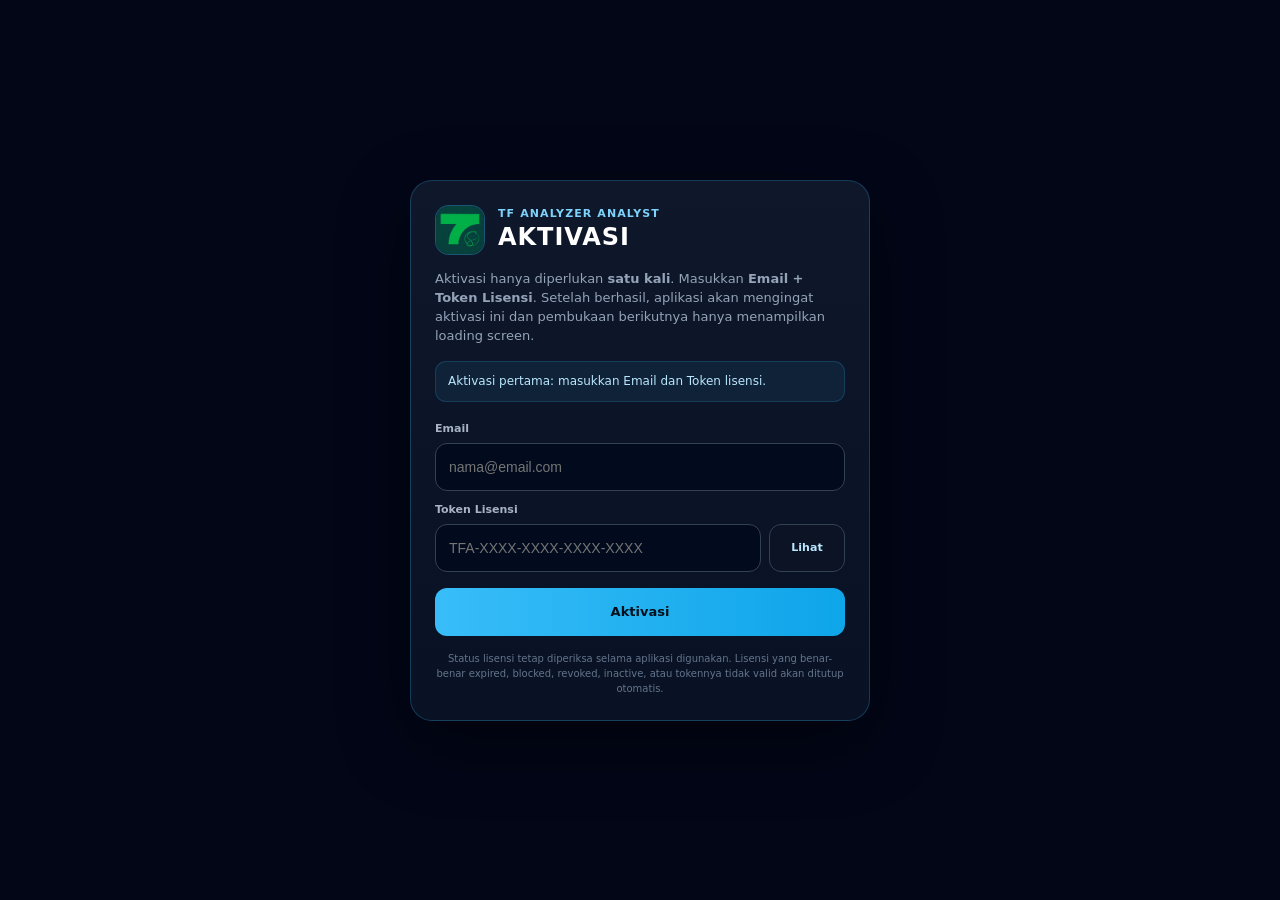
<file: index.html>
<!doctype html>
<html lang="id">
<head>
<meta charset="UTF-8">
<meta name="viewport" content="width=device-width,initial-scale=1,viewport-fit=cover">
<meta name="theme-color" content="#020617">
<meta name="apple-mobile-web-app-capable" content="yes">
<meta name="apple-mobile-web-app-status-bar-style" content="black-translucent">
<meta name="apple-mobile-web-app-title" content="TF Analyzer Analyst">
<link rel="manifest" href="manifest.webmanifest">
<link rel="apple-touch-icon" href="icons/icon-180.png">
<title>TF Analyzer Analyst</title>
<link rel="stylesheet" href="assets/dashboard-original.css?rev=525">
<link rel="stylesheet" href="mobile-overrides.css?rev=525">
</head>
<body>
<div id="tf-mobile-import-loading" class="tf-mobile-import-loading" role="status" aria-live="polite">
  <div class="tf-mobile-import-loading-card">
    <div class="tf-mobile-import-spinner" aria-hidden="true">
      <span></span><span></span><span></span>
    </div>
    <div class="tf-mobile-import-loading-title">Memuat Data</div>
    <div id="tf-mobile-import-loading-message" class="tf-mobile-import-loading-message">Menyiapkan dashboard…</div>
    <div class="tf-mobile-import-loading-bar" aria-hidden="true"><i></i></div>
    <div id="tf-mobile-import-loading-detail" class="tf-mobile-import-loading-detail">Mohon tunggu. Jangan tutup aplikasi.</div>
    <button id="tf-mobile-import-cancel-rev293" class="tf-rev293-cancel-btn" type="button">Cancel</button>
  </div>
</div>
<script>
(function(){
  try{
    if(sessionStorage.getItem("tf_mobile_import_loading_v8")==="1"){
      document.documentElement.classList.add("tf-mobile-import-busy");
      var el=document.getElementById("tf-mobile-import-loading");
      if(el)el.classList.add("show");
      var detail=sessionStorage.getItem("tf_mobile_import_loading_detail_v8");
      var detailEl=document.getElementById("tf-mobile-import-loading-detail");
      if(detail&&detailEl)detailEl.textContent=detail;
    }
  }catch(e){}
})();
</script>

<script src="mobile-force-update.js?rev=525"></script>
<script src="mobile-license-gate.js?rev=525"></script>
<script src="mobile-remote-dashboard-home-hotfix.js?rev=525"></script>
<script src="mobile-import-fix-v30.js?rev=525"></script>
<script>if('serviceWorker' in navigator){window.addEventListener('load',()=>navigator.serviceWorker.register('./service-worker.js').catch(()=>{}));}</script>
</body>
</html>
</file>
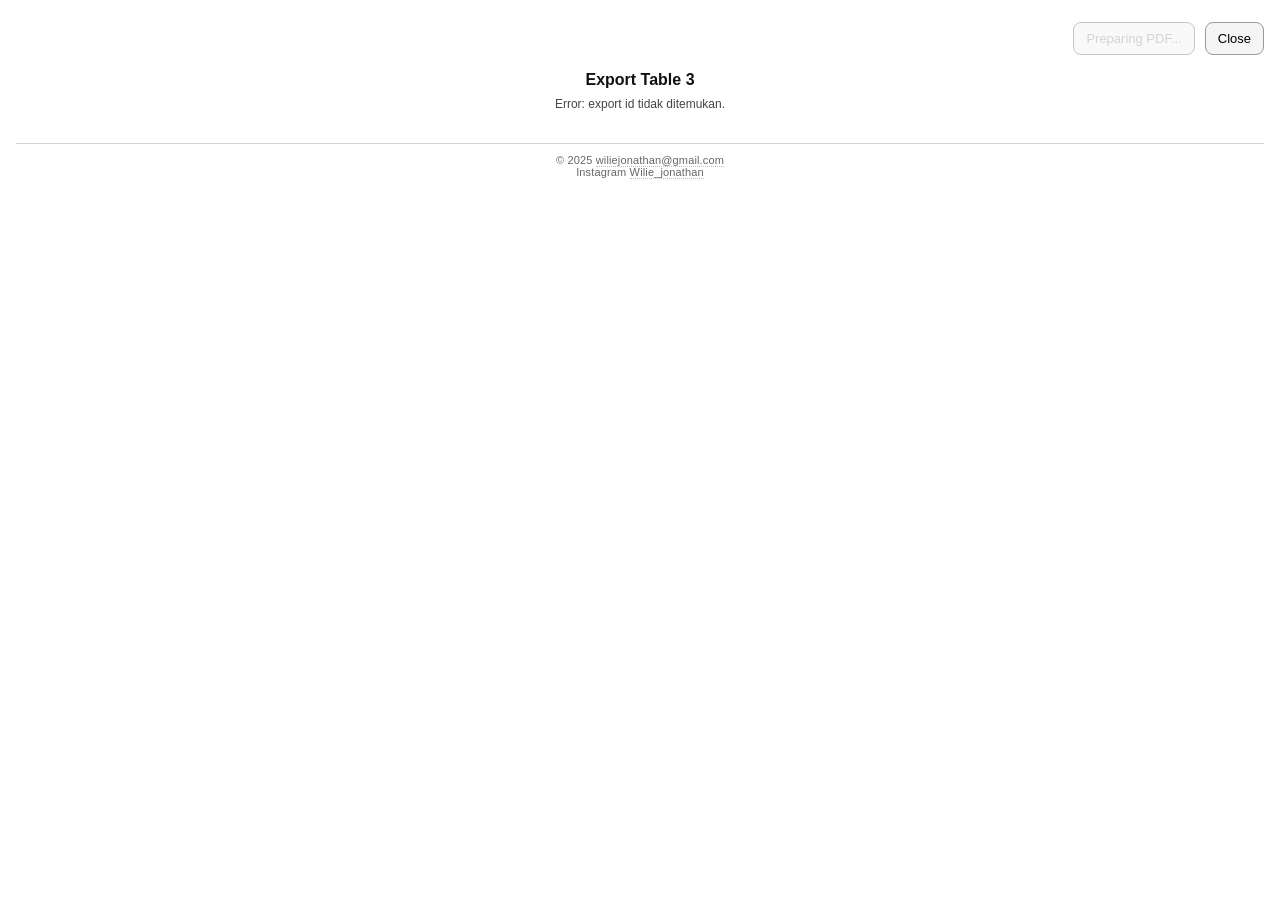
<file: export_table3_pdf.html>
<!doctype html><html lang="id" data-tf-integrity="ok"><head><meta charset="UTF-8"><meta name="viewport" content="width=device-width,initial-scale=1"><title>Table 3 PDF</title><link rel="stylesheet" href="assets/table3-export.css?rev=482"></head><body><script src="mobile-chrome-shim.js?rev=482"></script><script src="assets/table3-export.js?rev=482"></script></body></html>
</file>
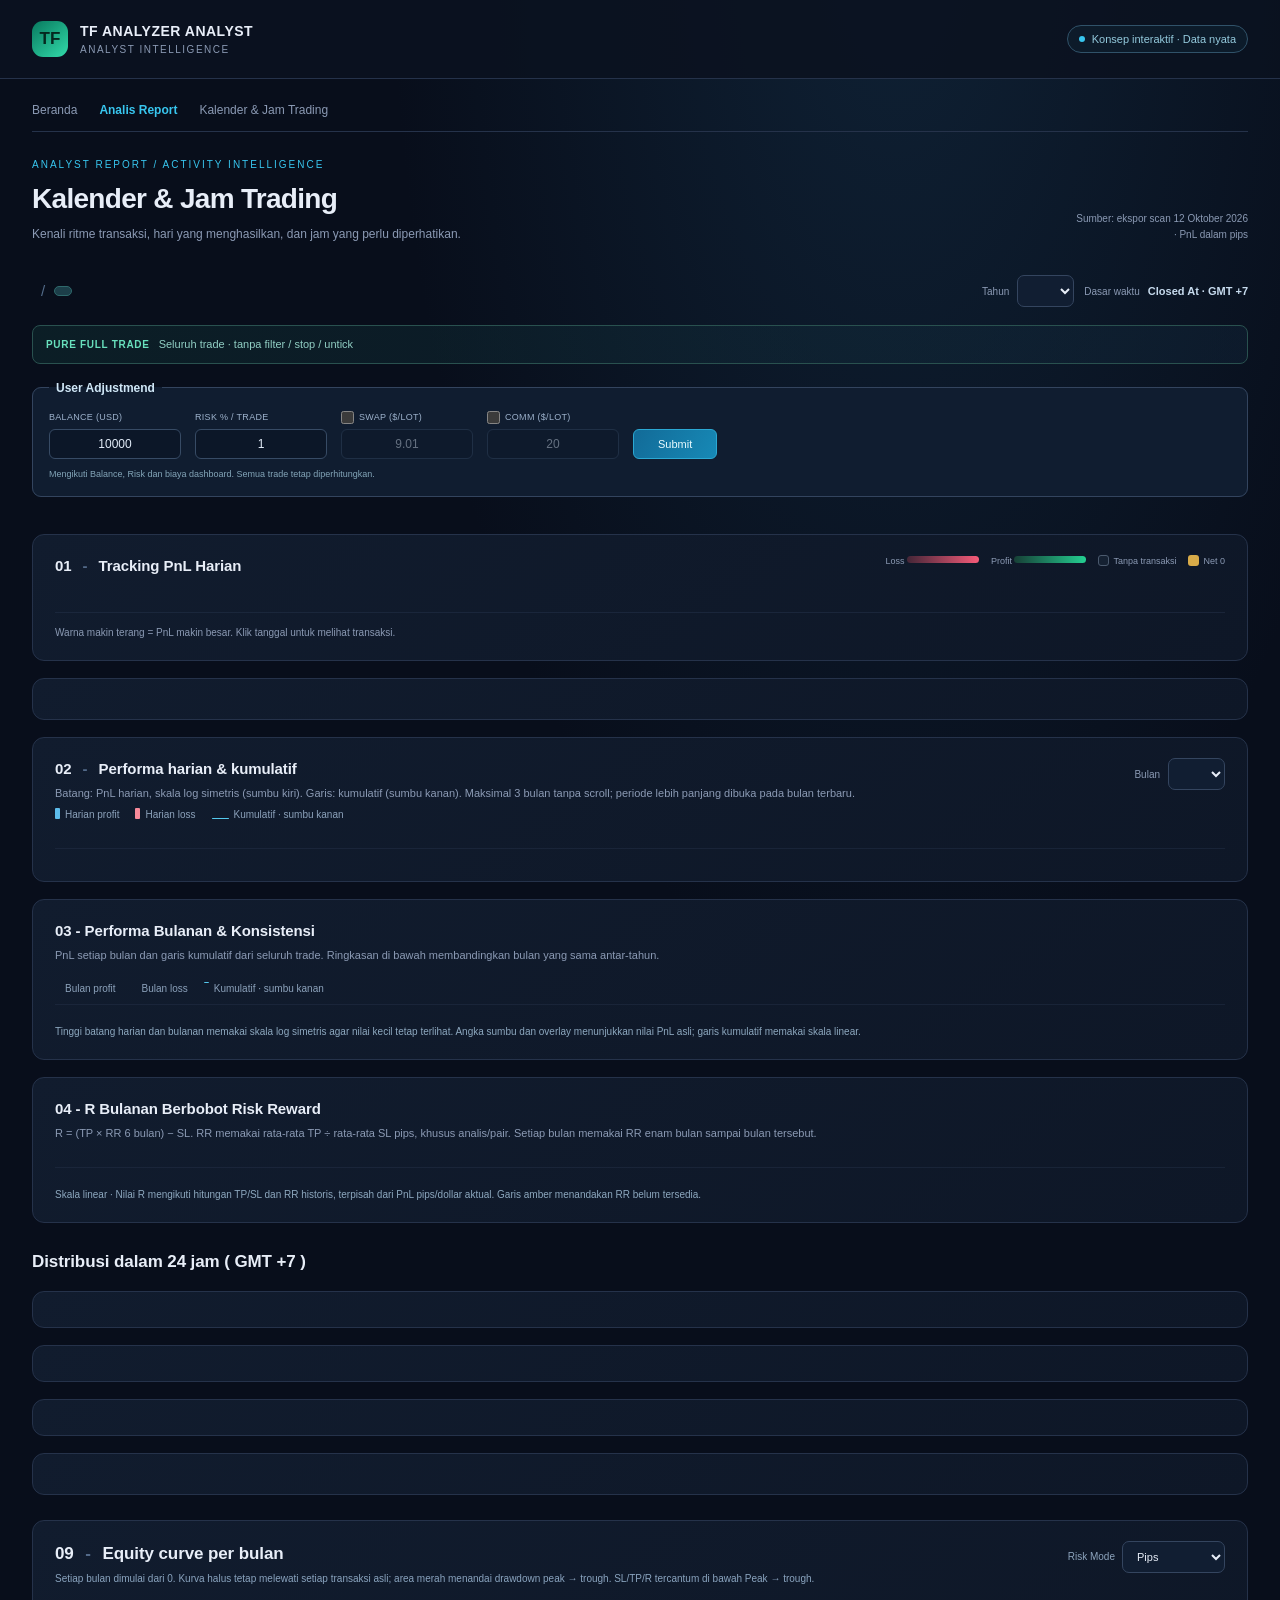
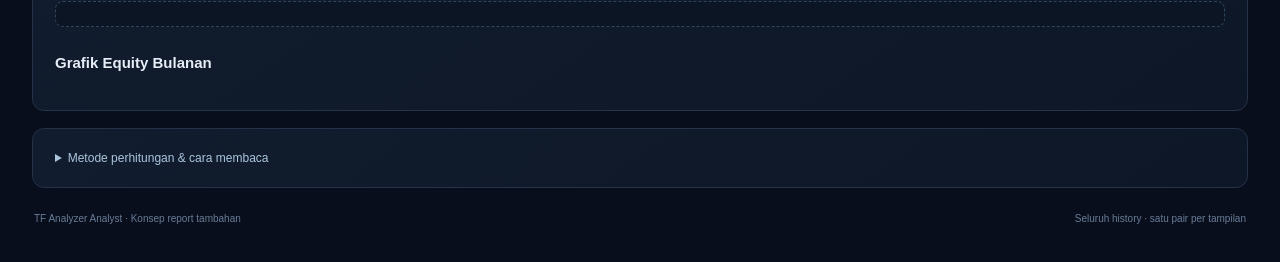
<file: assets/tf-activity-report.html>
<!doctype html>
<html lang="id"><head><meta charset="utf-8"><meta name="viewport" content="width=device-width,initial-scale=1"><title>TF Analyzer · Kalender & Jam Trading</title><style>
:root{color-scheme:dark;--bg:#080e1b;--card:#101a2c;--line:#25324a;--muted:#8b9ab4;--text:#e8eef8;--cyan:#38c6ef;--green:#35d79b;--red:#ff7086}*{box-sizing:border-box}body{margin:0;background:radial-gradient(ellipse at 70% -5%,#15324b88,transparent 40%),var(--bg);color:var(--text);font:13px/1.5 'Segoe UI',Arial,sans-serif}button,select{font:inherit}button{cursor:pointer}button:focus-visible,select:focus-visible,summary:focus-visible{outline:2px solid var(--cyan);outline-offset:3px}header{border-bottom:1px solid var(--line);background:#0b1220dd}.head{max-width:1600px;margin:auto;padding:21px 32px;display:flex;align-items:center;justify-content:space-between}.brand{display:flex;align-items:center;gap:12px}.logo{background:linear-gradient(140deg,#08795e,#32dbaa);width:36px;height:36px;display:grid;place-items:center;border-radius:11px;font-size:17px;font-weight:900;color:#05281f}.brand strong{font-size:14px;letter-spacing:.5px}.brand small{display:block;font-size:10px;color:var(--muted);letter-spacing:1.5px}.tag{display:inline-flex;gap:7px;align-items:center;font-size:11px;color:#94cadd;border:1px solid #305269;border-radius:20px;padding:5px 11px;background:#14344644}.dot{width:6px;height:6px;border-radius:50%;background:var(--cyan)}main{max-width:1600px;margin:auto;padding:22px 32px 36px}.crumb{display:flex;gap:22px;border-bottom:1px solid var(--line);padding:0 0 12px;color:var(--muted);font-size:12px}.crumb b{color:var(--cyan)}.intro{display:flex;align-items:end;justify-content:space-between;margin:25px 0 19px;gap:16px}.eyebrow{font-size:10px;color:var(--cyan);text-transform:uppercase;letter-spacing:2px;margin-bottom:6px}h1{font-size:28px;letter-spacing:-.7px;margin:0 0 5px;font-weight:650}p{margin:0;color:var(--muted)}.intro>div>p{font-size:12px}.source{font-size:10px;line-height:1.6;text-align:right;color:var(--muted)}.analysts{display:grid;grid-template-columns:repeat(6,minmax(0,1fr));gap:9px;margin-bottom:19px;position:relative;z-index:5}.analyst{position:relative;min-width:0}.analyst summary{list-style:none;background:#101a2a;border:1px solid var(--line);border-radius:10px;padding:12px 13px;cursor:pointer;position:relative;transition:.15s}.analyst summary::-webkit-details-marker{display:none}.analyst summary:after{content:'⌄';position:absolute;right:12px;top:17px;color:var(--muted)}.analyst summary strong{display:block;font-size:12px;white-space:nowrap;text-overflow:ellipsis;overflow:hidden;padding-right:12px}.analyst summary small{display:block;font-size:10px;color:var(--muted);margin-top:3px}.analyst.active summary{background:linear-gradient(130deg,#12465577,#10283b);border-color:#2b8ca6;box-shadow:inset 0 2px 0 #4fd0ec}.analyst.active summary small{color:#74d4eb}.analyst[open] summary{border-color:var(--cyan)}.menu{position:absolute;top:calc(100% + 6px);left:0;right:0;min-width:180px;padding:7px;background:#152238;border:1px solid #35516a;border-radius:10px;box-shadow:0 14px 40px #0009;max-height:320px;overflow:auto}.menu .hint{font-size:9px;letter-spacing:1px;color:var(--muted);padding:6px 8px}.menu button{width:100%;display:flex;justify-content:space-between;border:0;background:transparent;color:#ccd8e9;text-align:left;padding:9px;border-radius:6px;font-size:12px}.menu button:hover{background:#21394f}.menu button.chosen{background:#19495a;color:#81e4f6}.toolbar{display:flex;justify-content:space-between;gap:15px;align-items:center;margin-bottom:18px}.selection{display:flex;gap:9px;align-items:center;font-size:15px}.selection .pair{font-size:10px;letter-spacing:.5px;background:#1c3e49;color:#8ce6d8;border:1px solid #2f696c;border-radius:5px;padding:4px 8px}.controls{display:flex;gap:10px;align-items:center}.control{font-size:10px;color:var(--muted);display:flex;gap:8px;align-items:center}select{border:1px solid #34455f;background:#111e32;color:var(--text);border-radius:7px;padding:8px 25px 8px 10px;font-size:11px}.stats{display:grid;grid-template-columns:repeat(4,1fr);gap:12px;margin-bottom:19px}.stat{background:linear-gradient(130deg,#142238,#101a2a);border:1px solid var(--line);border-radius:11px;padding:15px 18px;position:relative;overflow:hidden}.stat:after{content:'';position:absolute;right:-20px;top:-35px;width:100px;height:100px;background:radial-gradient(circle,#32aab71a,transparent 70%)}.stat label{color:var(--muted);font-size:10px;letter-spacing:.3px}.stat b{display:block;font-size:25px;font-weight:650;letter-spacing:-.5px;margin-top:3px}.stat small{font-size:10px;color:var(--muted)}.positive{color:var(--green)}.negative{color:var(--red)}.card{background:linear-gradient(145deg,#111c2e,#0e1727);border:1px solid var(--line);border-radius:12px;padding:20px 22px;margin-bottom:17px}.cardhead{display:flex;justify-content:space-between;align-items:flex-start;gap:15px;margin-bottom:18px}h2{font-size:15px;font-weight:600;margin:0 0 4px;letter-spacing:-.1px}.desc{font-size:11px;color:var(--muted)}.legend{display:flex;gap:12px;align-items:center;font-size:9px;color:var(--muted);flex-wrap:wrap}.swatch{display:inline-block;width:11px;height:11px;border-radius:3px;margin-right:4px;vertical-align:-2px}.ramp{display:inline-block;width:72px;height:7px;border-radius:5px;vertical-align:1px;background:linear-gradient(90deg,#173f36,#24cf91)}.ramp.red{background:linear-gradient(90deg,#442637,#f65b79)}.heatwrap{overflow:auto;max-height:500px;scrollbar-width:thin;scrollbar-color:#39516a transparent}table.heat{border-collapse:separate;border-spacing:4px;width:100%;min-width:900px;table-layout:fixed}.heat th{font-size:9px;color:#8e9eb7;font-weight:500;height:20px;background:#101b2c;position:sticky;top:0;z-index:2}.heat th:first-child{width:126px;text-align:left}.heat td:first-child{font-size:10px;color:#c3cee0;white-space:nowrap;padding-right:12px}.heat td:not(:first-child){height:25px;padding:0}.day{position:relative;border:1px solid #ffffff09;border-radius:4px;width:100%;height:25px;display:block;padding:0;background:#1c293c;transition:filter .12s,transform .12s}.day:hover{filter:brightness(1.4);transform:scale(1.07);z-index:1;outline:1px solid #eef8ff}.day.no{background:linear-gradient(140deg,#26344888,#1c293c88)}.day.zero{background:linear-gradient(140deg,#475569,#263448)}.day.zero:after{content:'·';color:#cedae8}.day.picked{outline:2px solid #fff;outline-offset:1px}.invalid{background:repeating-linear-gradient(135deg,transparent,transparent 3px,#2a344322 3px,#2a344322 4px);height:25px;border-radius:4px}.yearline td{padding-top:10px!important;color:#7186a1!important;font-size:9px!important;letter-spacing:1px}.heatfoot{display:flex;justify-content:space-between;font-size:10px;color:var(--muted);gap:15px;margin-top:13px;padding-top:12px;border-top:1px solid #25324a88}.chartcard{padding-bottom:15px}.charttop{display:flex;justify-content:space-between;align-items:start;gap:18px;margin-bottom:6px}.chartmeta{text-align:right;font-size:10px;color:var(--muted)}.chartmeta b{display:block;color:var(--text);font-size:18px;font-weight:600}.chartarea{position:relative;height:176px;display:grid;grid-template-columns:36px 1fr;margin-top:14px}.yaxis{font-size:9px;color:#6e819d;display:flex;flex-direction:column;justify-content:space-between;padding-bottom:25px;padding-top:22px}.plot{position:relative;min-width:600px;height:176px;padding-bottom:25px;padding-top:22px}.chartscroll{overflow-x:auto;scrollbar-width:thin}.gridlines{position:absolute;inset:22px 0 25px;display:flex;flex-direction:column;justify-content:space-between;pointer-events:none}.gridlines i{display:block;width:100%;border-top:1px dashed #34435b77}.bars{display:grid;grid-template-columns:repeat(24,minmax(0,1fr));gap:9px;position:relative;height:100%;align-items:end}.barcol{height:100%;position:relative;display:flex;align-items:end;justify-content:center}.barbutton{width:100%;border:0;padding:0;border-radius:5px 5px 0 0;min-height:2px;position:relative;transition:filter .15s;background:linear-gradient(0deg,#133448,#3ec6e6)}.barbutton:hover{filter:brightness(1.3);outline:1px solid #ffffff77}.barbutton.selected{outline:2px solid #fff}.barbutton.empty{background:#253449;opacity:.6}.hour{position:absolute;bottom:-19px;left:50%;transform:translateX(-50%);font-size:9px;color:#8294b0}.hourbest{color:#f2f6fb;font-weight:700}.peak{position:absolute;bottom:calc(100% + 5px);left:50%;transform:translateX(-50%);font-size:9px;color:#d9ecfa;font-weight:600;white-space:nowrap}.chartfoot{display:flex;justify-content:space-between;border-top:1px solid #25324a88;padding-top:11px;margin-top:10px;font-size:10px;color:var(--muted);gap:20px}.chartfoot strong{font-weight:500;color:#b7c9de}.sectiontitle{display:flex;align-items:center;justify-content:space-between;margin:26px 0 12px}.sectiontitle h2{font-size:17px}.sectiontitle small{font-size:10px;color:var(--muted)}.detail{border-color:#35718c}.close{background:#1a2b42;border:1px solid #3e526d;color:#a9bfd6;border-radius:6px;padding:5px 10px;font-size:10px}.detailtable{border-collapse:collapse;width:100%;font-size:11px}.detailtable th{text-align:left;color:var(--muted);font-size:10px;font-weight:500;padding:10px;border-bottom:1px solid var(--line)}.detailtable td{padding:9px 10px;border-bottom:1px solid #25324a66}.detailtable td:last-child{text-align:right}.detailtable th:last-child{text-align:right}.detailwrap{max-height:260px;overflow:auto}.detail[hidden]{display:none}.method{font-size:11px;color:#9fb0c8}.method summary{cursor:pointer;color:#abc6dd;font-size:12px}.method ul{padding-left:18px;line-height:1.9;margin-bottom:0}.footer{display:flex;justify-content:space-between;font-size:10px;color:#687c98;padding:6px 2px 0}.tip{position:fixed;z-index:99;background:#17283d;border:1px solid #4a6680;color:#dce8f6;box-shadow:0 10px 35px #0008;border-radius:9px;padding:11px 14px;font-size:11px;pointer-events:none;max-width:280px}.tip b{display:block;font-size:12px;margin-bottom:4px}.tip .muted{color:#9aaec6}.emptymsg{text-align:center;padding:25px;color:var(--muted)}@media(min-width:1500px){.day,.invalid{height:29px}.heat td:not(:first-child){height:29px}}@media(max-width:900px){main{padding:18px}.head{padding:16px 18px}.analysts{display:flex;overflow:visible;flex-wrap:wrap}.analyst{flex:1 1 28%}.stats{grid-template-columns:repeat(2,1fr)}.toolbar{align-items:start;flex-direction:column}.intro h1{font-size:24px}.source{display:none}.card{padding:16px}.cardhead{flex-direction:column}.controls{flex-wrap:wrap}.bars{gap:7px}.footer{gap:20px}.chartarea{grid-template-columns:30px 1fr}.chartscroll{margin-right:-5px}.intro{margin-top:20px}.charttop{gap:8px}.chartmeta b{font-size:15px}}@media(prefers-reduced-motion:reduce){*{transition:none!important}}@media print{body{background:white;color:#111}header,.controls,.analysts,.close{display:none}.card,.stat{break-inside:avoid;background:#fff}.heatwrap{max-height:none}main{padding:0}.desc,.legend,.stat label{color:#555}}
.barbutton{width:30%;max-width:12px;min-width:4px;border-radius:3px 3px 0 0}.barbutton.empty{width:4px;min-width:2px}.daydetailnote{font-size:10px;color:#a9bdd3}.fulltrade{display:flex;gap:9px;align-items:center;flex-wrap:wrap;background:linear-gradient(100deg,#123e3c55,#142b4155);border:1px solid #29514f;border-radius:8px;padding:10px 13px;margin-bottom:15px;font-size:11px;color:#91cfc4}.fulltrade strong{font-size:10px;letter-spacing:.7px;color:#68e0bd}.fulltrade span:last-child{margin-left:auto;font-size:10px;color:#87aeb1}.dailyPerformance{overflow:auto;scrollbar-width:thin;scrollbar-color:#405772 transparent}.dailyPerformance svg{display:block;width:100%;height:auto;max-height:300px}.dailyFooter{display:flex;justify-content:space-between;gap:15px;padding-top:12px;margin-top:8px;border-top:1px solid #25324a77;font-size:10px;color:#849bb7}.dailyFooter b{color:#c7dfef;font-weight:500}.linekey{display:inline-block;width:17px;border-top:2px solid #54c9ee;vertical-align:3px;margin-right:5px}.monthcontrols{display:flex;gap:9px;align-items:center;flex-wrap:wrap}.monthcontrols label{display:flex;gap:7px;align-items:center;color:#8ca3bc;font-size:10px}.monthcontrols input{width:96px;background:#111e32;border:1px solid #34455f;border-radius:7px;padding:8px;color:#dfebf8;text-align:center;font:11px 'Segoe UI',Arial}.monthlyCurves{display:grid;grid-template-columns:repeat(3,minmax(0,1fr));gap:14px;margin-top:15px}.monthcard{background:linear-gradient(130deg,#132239,#0e1a2c);border:1px solid #293b53;border-radius:11px;padding:16px 15px 12px;min-width:0;position:relative}.monthcardhead{display:flex;justify-content:space-between;align-items:start;gap:8px}.monthcard h3{margin:0;font-size:13px;font-weight:600}.monthcardhead small{font-size:9px;color:#8199b6;display:block;margin-top:4px}.monthnet{text-align:right;white-space:nowrap}.monthnet b{font-size:15px;font-weight:600;letter-spacing:-.4px}.monthnet b span{font-size:10px;letter-spacing:0;font-weight:400}.monthnet small{color:inherit;opacity:.85;font-size:11px;margin-top:2px}.monthsvg{margin:13px -6px 9px}.monthsvg svg{width:100%;height:auto;display:block}.monthdd{display:flex;justify-content:space-between;border-top:1px solid #2b3a50;padding-top:10px;gap:10px}.monthdd span{font-size:8px;letter-spacing:.8px;color:#8499b3}.monthdd b{display:block;color:#f794a6;font-size:12px;font-weight:500;margin-top:3px}.monthdd small{display:block;color:#b47e90;font-size:10px;margin-top:1px}.ddcontext{font-size:9px;line-height:1.7;color:#9cb0c8;text-align:right}.ddcontext span{font-size:9px;letter-spacing:0;color:#758aa5}.nomonth{color:#69809b;font-size:9px;margin-top:8px}.moneyFormula{padding:12px 14px;background:#0c1524;border:1px dashed #30465f;border-radius:8px;font-size:10px;line-height:1.7;color:#8198b4;margin-top:14px}.dailyLegend{display:flex;gap:16px;font-size:10px;color:#8ca2bb;margin-top:6px}.dailyLegend i{width:5px;height:11px;display:inline-block;margin-right:5px;vertical-align:-1px;border-radius:1px}.curveshead{margin-top:25px}.monthheader{display:flex;align-items:start;justify-content:space-between;gap:20px}.monthheader h2{font-size:17px}.caption{font-size:10px;color:#8aa4bf;line-height:1.7;margin-top:4px}@media(max-width:1150px){.monthlyCurves{grid-template-columns:repeat(2,minmax(0,1fr))}}@media(max-width:650px){.monthlyCurves{grid-template-columns:1fr}.monthheader{flex-direction:column;gap:12px}.fulltrade span:last-child{margin-left:0}.dailyFooter{flex-direction:column;gap:5px}.monthcard h3{font-size:14px}.monthnet b{font-size:18px}}
/* Fit charts and calendar to the device width; only vertical scrolling is used. */
html,body{max-width:100%;overflow-x:clip}main,.card,.toolbar,.controls,.selection,.intro>div,.charttop>div,.monthheader>div{min-width:0}.heatwrap{overflow-x:hidden}.heat{min-width:0!important}.chartscroll{overflow:visible;margin-right:0}.chartarea{width:100%;grid-template-columns:34px minmax(0,1fr)}.plot{min-width:0!important;width:100%}.bars{gap:clamp(1px,.5vw,7px)}.barcol{min-width:0}.barbutton{min-width:2px;max-width:10px;width:32%}.barbutton.empty{min-width:1px}.hour{font-size:clamp(7px,.7vw,9px)}.peak{font-size:8px}.chartfoot{flex-wrap:wrap}.chartfoot span{min-width:0;overflow-wrap:anywhere}.dailyPerformance{overflow:hidden;width:100%}.dailyPerformance svg{min-width:0!important;width:100%;max-height:none}.chartarea .hour-crosshair{position:absolute;z-index:3;width:1px;top:22px;bottom:25px;border-left:1px dashed #9ccee4;pointer-events:none}.tip{width:max-content;max-width:calc(100vw - 20px);line-height:1.65}.monthcontrols,.controls{flex-wrap:wrap}.monthlyCurves .monthcard{overflow:hidden}.fulltrade span{min-width:0;overflow-wrap:anywhere}.moneyFormula{overflow-wrap:anywhere}.detailwrap{overflow-x:hidden}.detailtable{table-layout:fixed}.detailtable td,.detailtable th{overflow-wrap:anywhere}.detailtable th:first-child,.detailtable th:nth-child(2){width:28%}.monthheader input:focus-visible{outline:2px solid #38c6ef}.plot,.dailyPerformance svg,.monthsvg svg{touch-action:pan-y}.charttop h2{line-height:1.5}.chartmeta{flex-shrink:0}
@media(max-width:900px){.heat{border-spacing:0;display:block;min-width:0}.heat thead{display:none}.heat tbody{display:block}.heat tbody tr{display:grid;grid-template-columns:repeat(7,minmax(0,1fr));gap:4px;margin-bottom:14px}.heat tbody tr.yearline{display:block;margin:0 0 8px}.heat td{display:block;padding:0!important;min-width:0}.heat td:first-child{grid-column:1/-1;width:auto!important;padding:0 0 5px!important;font-size:11px}.heat td:not(:first-child){height:31px}.day,.invalid{height:31px}.day:after{content:attr(data-date);color:#eef7ff;font-size:9px;font-weight:500;text-shadow:0 1px 3px #0008}.day.no:after{color:#748ca7;text-shadow:none}.invalid{opacity:.2}.heatfoot{flex-direction:column;gap:6px}.heatwrap{max-height:490px}.heat .yearline td{font-size:10px!important}.source{display:none}.dailyLegend{flex-wrap:wrap;gap:10px}.monthheader{flex-wrap:wrap}.legend{gap:8px}}
@media(max-width:500px){main{padding:12px}.card{padding:13px}.head{padding:14px 12px}.brand strong{font-size:11px}.brand small{font-size:8px}.tag{font-size:8px;padding:4px 7px}.intro h1{font-size:22px}.stats{gap:7px}.stat{padding:11px}.stat b{font-size:20px;overflow-wrap:anywhere}.stat small{font-size:9px}.analyst{flex-basis:40%}.analyst summary{padding:10px}.analyst summary strong{font-size:10px}.menu{min-width:0;width:100%}.menu button{font-size:11px;padding:8px 6px}.menu .hint{font-size:7px;letter-spacing:.3px}.selection{font-size:13px}.controls{gap:7px}.controls select{font-size:10px;max-width:180px}.control{flex-wrap:wrap}.cardhead{gap:12px}h2{font-size:13px}.desc{font-size:10px}.charttop{flex-wrap:wrap}.chartmeta{display:flex;gap:10px;align-items:center;text-align:left;font-size:9px}.chartmeta b{font-size:13px}.chartarea{height:170px;grid-template-columns:28px minmax(0,1fr)}.plot{height:170px}.yaxis{font-size:8px}.chartfoot{font-size:9px;gap:5px}.peak{font-size:7px}.monthlyCurves{gap:10px}.monthcard{padding:12px}.monthnet b{font-size:15px}.monthheader h2{font-size:15px}.caption{font-size:9px}.monthcontrols{gap:8px}.monthcontrols input{width:85px}.footer{flex-direction:column;gap:6px}.sectiontitle{gap:10px;align-items:start}.sectiontitle h2{font-size:14px}.sectiontitle small{font-size:9px}.method{font-size:10px}.detailtable{font-size:9px}.detailtable td,.detailtable th{padding:7px 3px}.fulltrade{padding:9px;font-size:10px}.fulltrade strong{font-size:9px}.moneyFormula{font-size:9px}}
@media(max-width:340px){.chartarea{grid-template-columns:24px minmax(0,1fr)}.bars{gap:1px}.hour{font-size:6px}.peak{font-size:6px}.tag{max-width:96px;line-height:1.4}.brand{gap:7px}.logo{width:29px;height:29px;font-size:13px}.stat b{font-size:18px}.monthlyCurves{grid-template-columns:1fr}.monthcardhead{flex-wrap:wrap}.monthcard h3{font-size:12px}.monthnet{text-align:left}.monthcard .monthsvg{margin-left:-10px;margin-right:-10px}.legend{font-size:8px}}

.month-r{display:flex;align-items:center;justify-content:center;gap:12px;border-top:1px solid #293c52;padding-top:10px;margin-top:11px;font-size:11px}.month-r i{font-style:normal;color:#526b86}.month-r strong{font-weight:600}@media(max-width:340px){.month-r{font-size:10px;gap:9px}}
.neutral{color:#e4ecf6!important}.analysts{display:flex;flex-wrap:wrap;gap:6px;margin-bottom:13px;z-index:8}.analyst{flex:0 1 auto;min-width:0;max-width:190px}.analyst summary{padding:7px 27px 7px 10px;border-radius:6px;background:#111e30;min-height:31px}.analyst summary strong{font-size:10px;padding:0}.analyst summary:after{top:5px;right:9px}.analyst.active summary{box-shadow:none;background:#153b48}.analyst[open]{z-index:20}.analyst .menu{min-width:145px}.analyst summary small{display:none}.stat b span{font-size:12px}.stat small.positive,.stat small.negative{font-size:11px}.heat{border-spacing:2px!important}.heat td:not(:first-child),.day,.invalid{height:16px!important}.heat th:first-child{width:105px}.day{border-radius:3px}.day.zero{background:linear-gradient(130deg,#f7cc6a,#b68b31);border-color:#eac36c}.day.zero:after{content:'0';color:#263141;text-shadow:none;font-size:8px}.day.no{background:#152132;border:1px solid #2a3849}.day.missing{background:repeating-linear-gradient(135deg,#283142,#283142 3px,#475269 3px,#475269 5px)}.heat th{font-size:8px}.heat td:first-child{font-size:9px}.heatwrap{max-height:470px}.dailyPerformance{overflow:hidden!important}.dailyPerformance.can-scroll{overflow-x:auto!important;scrollbar-width:thin;scrollbar-color:#42647c #111e2e}.dailyPerformance svg{min-width:0!important;max-width:none!important;max-height:none!important}.dailyPerformance:not(.can-scroll) svg{max-width:100%!important}.dailyFooter b.positive{color:#35d79b!important}.dailyFooter b.negative{color:#ff7086!important}.dailyFooter b.neutral{color:#e4ecf6!important}.linekey{border-width:1px!important}.chartarea,.plot{height:245px!important}.plot{padding-top:25px}.yaxis{padding-top:25px}.gridlines{top:25px}.barbutton{width:36%;max-width:11px;min-width:2px;border-radius:3px 3px 0 0}.barvalue{position:absolute;bottom:calc(100% + 4px);left:50%;transform:translateX(-50%);font-size:8px;font-weight:400;white-space:nowrap;line-height:1}.barbest{font-size:9px;font-weight:800!important;text-shadow:0 0 9px #c8f6ff77}.hour{font-size:9px}.month-year{margin-top:22px}.year-title{font-size:15px;font-weight:600;margin:0 0 11px;color:#bacfe3;border-bottom:1px solid #2a3b51;padding-bottom:9px}.monthlyYears{display:block}.month-year>.monthlyCurves{margin-top:0}.monthcard .monthsvg svg{min-width:0}.month-r{border-top:0;margin-top:7px;padding:0;gap:7px;font-size:10px;white-space:nowrap;justify-content:flex-end}.month-r .negative{color:#ff7086!important}.month-r .positive{color:#35d79b!important}.monthdd b.positive,.monthdd small.positive{color:#35d79b}.monthdd b.negative,.monthdd small.negative{color:#ff7086}.monthdd b.neutral,.monthdd small.neutral{color:#e4ecf6}.monthnet b{display:block}.monthnet small{font-size:11px}.moneyFormula{line-height:1.6}.report-adjust{padding:14px 16px;border:1px solid #33445e;border-radius:9px;margin:5px 0 18px;background:#101d30}.report-adjust legend{font-size:12px;color:#d0e7f6;padding:0 7px;font-weight:600}.report-adjust-fields{display:flex;flex-wrap:wrap;gap:10px 14px;align-items:end}.report-adjust label{display:flex;flex-direction:column;gap:5px;font-size:9px;color:#9db2cc;letter-spacing:.3px}.report-adjust input[type=number]{width:132px;height:30px;border:1px solid #374b65;border-radius:6px;background:#0c1728;color:#e3edf9;padding:5px 8px;font:12px 'Segoe UI',Arial;text-align:center;appearance:textfield}.report-adjust input::-webkit-inner-spin-button,.report-adjust input::-webkit-outer-spin-button{-webkit-appearance:none;margin:0}.report-adjust .cost-heading{display:flex;align-items:center;gap:5px}.report-adjust input[type=checkbox]{accent-color:#35bdf0;margin:0}.report-adjust input:disabled{opacity:.4}.report-submit{border:1px solid #2ba8d3;border-radius:6px;padding:6px 24px;height:30px;background:linear-gradient(120deg,#126b98,#1789b6);color:#e9fbff;font-size:11px}.adjust-message{font-size:9px;color:#83a5b8;padding-top:9px}.report-warning{border:1px solid #795933;border-radius:8px;color:#ecc990;background:#3b2c1866;padding:10px 13px;margin-bottom:13px;font-size:11px}.embedded header,.embedded .crumb,.embedded .source,.embedded .footer{display:none}.embedded .intro{margin-top:5px}.embedded main{padding:12px 0 0;max-width:none}.embedded body{background:#0f1829}.embedded h1{font-size:21px}.report-table-title{font-size:15px}
@media(max-width:900px){.heat tbody tr{gap:3px;margin-bottom:11px}.heat td:not(:first-child),.day,.invalid{height:21px!important}.heat td:first-child{font-size:10px}.day:after{font-size:8px}.month-year .monthlyCurves{grid-template-columns:repeat(2,minmax(0,1fr))}.analyst{max-width:150px;flex:0 1 auto}.analyst summary{padding:6px 23px 6px 8px}.barvalue{font-size:7px}.barbest{font-size:8px}.report-adjust-fields{gap:9px}.report-adjust input[type=number]{width:116px}}
@media(max-width:700px){.month-year .monthlyCurves{grid-template-columns:1fr}.chartarea,.plot{height:255px!important}.barvalue{font-size:7px;writing-mode:vertical-rl;bottom:calc(100% + 5px);transform:translateX(-50%) rotate(180deg)}.barbest{font-size:8px}.plot,.yaxis{padding-top:44px}.gridlines,.hour-crosshair{top:44px!important}.barbutton{width:40%;min-width:2px}.hour{font-size:7px}.analysts{gap:5px}.analyst summary strong{font-size:9px}.analyst summary{min-height:28px}.monthcontrols{width:100%}.monthdd{align-items:start}.month-r{font-size:10px}.report-adjust-fields{display:grid;grid-template-columns:repeat(2,minmax(0,1fr));gap:10px}.report-adjust input[type=number]{width:100%}.report-submit{width:100%;grid-column:1/-1}.report-adjust{padding:12px}.report-adjust label{min-width:0}}
@media(max-width:340px){.barvalue{font-size:6px}.barbest{font-size:7px}.hour{font-size:6px}.monthcardhead{flex-wrap:nowrap}.monthnet{text-align:right}.monthnet b{font-size:12px}.monthnet small{font-size:10px}.monthdd{gap:5px}.month-r{font-size:9px;gap:4px}.ddcontext{font-size:8px}.analyst{max-width:145px}.analysts{max-height:160px;overflow:visible}.analyst summary strong{font-size:8px}.analyst .menu{min-width:120px}}

/* REV525: full calendar height and compact three-card desktop grid. */
.heatwrap{max-height:none!important;height:auto!important;overflow:visible!important}.heat th{position:static!important}
.month-year>.monthlyCurves{display:grid;grid-template-columns:repeat(3,minmax(0,1fr))!important;gap:12px}
.monthcard{padding:13px!important;min-width:0}.monthcardhead{gap:8px!important}.monthcard h3{font-size:12px!important}.monthcardhead small{font-size:9px}.monthnet b{font-size:14px!important}.monthnet small{font-size:10px!important}.monthcard .monthsvg{margin:12px 0 9px!important}.monthsvg svg{width:100%!important;height:auto!important;min-height:0!important}.monthdd{padding-top:10px!important}.monthdd b{font-size:12px!important}.monthdd span,.ddcontext{font-size:9px!important}.month-r{gap:4px;font-size:9px!important}
.monthPerformance{width:100%;overflow:hidden}.consistency-grid{display:grid;grid-template-columns:repeat(6,minmax(0,1fr));gap:7px}.consistency-month{display:flex;flex-direction:column;gap:5px;text-align:left;min-width:0;padding:9px;border:1px solid #2a4057;border-radius:6px;background:linear-gradient(125deg,#15283b,#0e1b2b);color:#c8d9eb}.consistency-month strong{font-size:11px}.consistency-month b{font-size:10px;overflow-wrap:anywhere}.consistency-month span{font-size:9px}.consistency-month i{font-style:normal}#monthConsistency h3{font-size:12px;margin:19px 0 10px}.scale-note{color:#8da8bf;font-size:10px;margin-top:7px}
@media(max-width:950px){.month-year>.monthlyCurves{grid-template-columns:repeat(2,minmax(0,1fr))!important}}
@media(max-width:650px){.month-year>.monthlyCurves{grid-template-columns:1fr!important}.consistency-grid{grid-template-columns:repeat(3,minmax(0,1fr))}.monthcard{padding:14px!important}.monthnet b{font-size:15px!important}.month-r{font-size:10px!important}}

/* REV525 */
.monday-legend{display:inline-block;border:2.5px solid #bd9eff;border-radius:3px;width:11px;height:11px;vertical-align:middle;margin:0 5px 0 12px}.consistency-month span{line-height:1.5;overflow-wrap:anywhere}.compare-legend{display:flex;gap:20px;font-size:11px;margin:9px 0}.compare-svg{display:block;max-width:100%;overflow:visible}.overview-title{font-size:15px;margin:25px 0 12px}.overview-years{display:flex;flex-wrap:wrap;gap:8px;margin-bottom:18px}.overview-years button{display:flex;gap:20px;align-items:center;border:1px solid #344e68;background:linear-gradient(120deg,#1a3044,#102032);border-radius:6px;color:#c0d3e8;padding:9px 12px;font-size:11px}.overview-grid{display:grid;grid-template-columns:repeat(3,minmax(0,1fr));gap:12px;margin-bottom:24px}.month-overview-card{min-width:0;border:1px solid #2a415a;border-radius:9px;background:linear-gradient(125deg,#15273b,#0f1c2e);overflow:hidden}.overview-head{display:flex;justify-content:space-between;gap:9px;align-items:center;padding:13px}.overview-head h3{margin:0 0 6px;font-size:12px}.overview-head small{font-size:10px;color:#8ca6c1}.overview-head>b{font-size:12px;white-space:nowrap}.month-summary-actions{display:grid;grid-template-columns:1fr 1fr;border-top:1px solid #30495f}.month-summary-actions button{background:#1c3045;color:#b9d8ee;border:0;padding:9px 5px;font-size:11px;cursor:pointer}.month-summary-actions button+button{border-left:1px solid #3d526a}.month-summary-actions button:hover{background:#28465f;color:#fff}.month-trades{padding:0 10px 8px}.month-trades table{width:100%;table-layout:fixed;border-collapse:collapse;font-size:10px}.month-trades th,.month-trades td{padding:8px 3px;border-bottom:1px solid #263f54;text-align:left;overflow-wrap:anywhere}.month-trades th:last-child,.month-trades td:last-child{text-align:right;width:42%}.month-trades th{font-size:9px;color:#99b6d3}.month-trades tfoot td,.month-trades tfoot th{font-weight:700;font-size:11px;border-top:1px solid #58718c}.graph-flash{animation:graphFlash .65s ease-in-out 2;outline:3px solid transparent;outline-offset:2px}.graph-flash:focus{outline-offset:2px}@keyframes graphFlash{0%,100%{outline-color:transparent;box-shadow:none}50%{outline-color:#b4dcff;box-shadow:0 0 20px #93ceff80}}
@media(max-width:950px){.overview-grid{grid-template-columns:repeat(2,minmax(0,1fr))}}
@media(max-width:650px){.overview-grid{grid-template-columns:1fr}.overview-head{padding:13px}.compare-legend{font-size:10px}.overview-years button{gap:10px;flex:1;justify-content:space-between}}
@media(prefers-reduced-motion:reduce){.graph-flash{animation:none;outline-color:#b4dcff}}
.rr-month{border-top:1px solid #2c435b;margin-top:12px;padding-top:10px;display:flex;flex-direction:column;gap:5px;text-align:right;line-height:1.5;overflow-wrap:anywhere}.rr-period{font-size:9px;color:#8ea9c2}.rr-ratio{font-size:10px;color:#b9cce0}.rr-ratio b{color:#e3ebf5}.rr-formula{font-size:10px;color:#b9cfe4}.rr-formula strong{font-size:11px}.rr-month small{font-size:8px;color:#809ab5}.rr-unavailable{font-size:10px;color:#c8b995}.report-withdraw{display:flex;flex-wrap:wrap;gap:12px;align-items:end;border-top:1px solid #31465f;margin-top:12px;padding-top:12px}.report-withdraw[hidden]{display:none}.report-withdraw select{height:30px;background:#0c1728;color:#dbe8f7;border:1px solid #374b65;border-radius:6px;padding:4px 9px;max-width:100%}.report-withdraw button:disabled{opacity:.4}@media(max-width:650px){.report-withdraw{display:grid;grid-template-columns:1fr 1fr}.report-withdraw select,.report-withdraw input[type=number]{width:100%}.report-withdraw button{grid-column:1/-1}}.heat{table-layout:fixed;width:100%;min-width:0!important}.heat .calendar-month-col{width:105px}.heat .calendar-weekday{font-size:8px;font-weight:600;color:#9db4ce}.heat .weekday-monday{color:#ff657c!important;font-weight:800!important}.heat .day{position:relative}.heat .day:after{content:attr(data-date)!important;font-size:8px!important;line-height:14px;color:#d3e1ed;opacity:.9;display:flex;align-items:center;justify-content:center;position:absolute;inset:0}.heat .day.zero:after{color:#273349!important}.calendar-pad{display:block;width:100%;height:16px;border-radius:3px;background:transparent;border:1px solid #243346;opacity:.35}.heat td.calendar-pad-cell{padding:0}.heatwrap{overflow:visible!important;max-height:none!important}
@media(max-width:900px){.heat thead{display:block!important}.heat thead tr{display:grid;grid-template-columns:repeat(7,minmax(0,1fr));gap:3px}.heat thead th{display:block;width:auto;padding:4px 0}.heat thead .calendar-month-col{grid-column:1/-1;text-align:left;width:auto;padding-bottom:8px}.heat thead th:nth-child(n+9){display:none}.heat .calendar-weekday{font-size:10px}.heat .calendar-month-row{grid-template-columns:repeat(7,minmax(0,1fr))}.heat .calendar-pad{height:21px}.heat .day:after{font-size:10px!important;line-height:19px}}
.month-trades{overflow-y:auto;overflow-x:hidden;scrollbar-width:thin;scrollbar-color:#54718d #0f1c2e;overscroll-behavior:contain}.month-trades thead,.month-trades tfoot{position:sticky;background:#13263a;z-index:2}.month-trades thead{top:0}.month-trades tfoot{bottom:0}.closed-basis strong{font-size:11px;color:#c7dbee}.weekday-filters{display:flex;flex-wrap:wrap;gap:6px;margin:13px 0}.weekday-filters button{border:1px solid #344c65;border-radius:5px;background:#112034;color:#95aec7;padding:5px 10px;font-size:10px;cursor:pointer}.weekday-filters button[aria-pressed=true]{background:linear-gradient(115deg,#174755,#12303e);color:#d5f6ee;border-color:#288b91}.calendar-year-header th{padding:5px 0 7px}.calendar-year-header .calendar-month-col{font-size:9px;color:#9ab2cd}.calendar-year-header .weekday-monday{color:#ff657c!important;font-weight:800!important}#weekdayDaysPlot{min-width:0;overflow:hidden}#weekdayDaysPlot svg{display:block;max-width:100%}
@media(max-width:900px){.heat .calendar-year-header{display:grid!important;grid-template-columns:repeat(7,minmax(0,1fr));gap:3px;margin:0 0 7px!important}.heat .calendar-year-header th{display:block;padding:4px 0}.heat .calendar-year-header th:first-child{grid-column:1/-1;width:auto;text-align:left}.heat .calendar-year-header th:nth-child(n+9){display:none}}
.heat thead{display:none!important}.calendar-year-header .calendar-month-col{text-align:left;white-space:nowrap}@media(max-width:900px){.heat colgroup{display:none}}</style></head><body><header><div class="head"><div class="brand"><div class="logo">TF</div><div><strong>TF ANALYZER ANALYST</strong><small>ANALYST INTELLIGENCE</small></div></div><span class="tag"><span class="dot"></span>Konsep interaktif · Data nyata</span></div></header><main><nav class="crumb"><span>Beranda</span><b>Analis Report</b><span>Kalender & Jam Trading</span></nav><div class="intro"><div><div class="eyebrow">Analyst report / activity intelligence</div><h1>Kalender & Jam Trading</h1><p>Kenali ritme transaksi, hari yang menghasilkan, dan jam yang perlu diperhatikan.</p></div><div class="source">Sumber: ekspor scan 12 Oktober 2026<br><span id="datasetCount"></span> · PnL dalam pips</div></div><nav id="analysts" class="analysts" aria-label="Pilih analis dan satu pair"></nav><div class="toolbar"><div class="selection"><strong id="analystTitle"></strong><span style="color:#536c8a">/</span><span class="pair" id="pairTitle"></span></div><div class="controls"><label class="control">Tahun <select id="year" aria-label="Filter tahun"></select></label><div class="control closed-basis">Dasar waktu <strong>Closed At · GMT +7</strong><select id="basis" aria-label="Dasar waktu" hidden><option value="closed" selected>Closed At · GMT +7</option></select></div></div></div><div class="fulltrade"><strong>PURE FULL TRADE</strong><span>Seluruh trade · tanpa filter / stop / untick</span><span id="rawContext"></span></div><fieldset class="report-adjust"><legend>User Adjustmend</legend><div class="report-adjust-fields"><label>BALANCE (USD)<input id="reportBalance" type="number" min="0.01" step="any" value="10000"></label><label>RISK % / TRADE<input id="reportRisk" type="number" min="0" step="any" value="1"></label><label><span class="cost-heading"><input id="reportSwapOn" type="checkbox"> SWAP ($/LOT)</span><input id="reportSwap" type="number" min="0" step="any" value="9.01" disabled></label><label><span class="cost-heading"><input id="reportCommOn" type="checkbox"> COMM ($/LOT)</span><input id="reportComm" type="number" min="0" step="any" value="20" disabled></label><button id="reportSubmit" type="button" class="report-submit">Submit</button></div><div id="reportWithdrawGroup" class="report-withdraw" hidden><label><span class="cost-heading"><input id="reportWithdrawOn" type="checkbox"> WITHDRAW ($)</span><input id="reportWithdraw" type="number" min="0" step="any"></label><label>PERIODE<select id="reportWithdrawMonths"></select></label><button id="reportWithdrawApply" type="button" class="report-submit">Apply Withdraw</button></div><p id="adjustMessage" class="adjust-message">Mengikuti Balance, Risk dan biaya dashboard. Semua trade tetap diperhitungkan.</p></fieldset><p id="moneyWarning" class="report-warning" hidden>Dollar belum tersedia untuk sebagian trade: SL atau nilai pip belum tersedia. Pips dan jumlah transaksi tetap lengkap; tidak ada trade yang dibuang.</p><div class="stats" id="stats"></div><section class="card"><div class="cardhead"><div><h2>01 <span style="color:#536a89;margin:0 7px">-</span> Tracking PnL Harian</h2><div class="desc" id="calendarDesc"></div></div><div class="legend"><span>Loss <i class="ramp red"></i></span><span>Profit <i class="ramp"></i></span><span><i class="swatch" style="background:#152132;border:1px solid #4b5a6e"></i>Tanpa transaksi</span><span><i class="swatch" style="background:#d8ab49"></i>Net 0</span></div></div><div class="heatwrap"><table class="heat" id="heat" aria-label="Kalender PnL harian"></table></div><div class="heatfoot"><span>Warna makin terang = PnL makin besar. Klik tanggal untuk melihat transaksi.</span><span id="daySummary"></span></div></section><section class="card" id="weekdayDaysCard"></section><section class="card"><div class="cardhead"><div><h2>02 <span style="color:#536a89;margin:0 7px">-</span> Performa harian & kumulatif</h2><p class="desc">Batang: PnL harian, skala log simetris (sumbu kiri). Garis: kumulatif (sumbu kanan). Maksimal 3 bulan tanpa scroll; periode lebih panjang dibuka pada bulan terbaru.</p><div class="dailyLegend"><span><i style="background:#5cbbea"></i>Harian profit</span><span><i style="background:#f78a9a"></i>Harian loss</span><span><i class="linekey" style="height:0;width:17px"></i>Kumulatif · sumbu kanan</span></div></div><label class="control">Bulan <select id="dailyMonth" aria-label="Periode grafik harian"></select></label></div><div id="dailyPerformance" class="dailyPerformance"></div><div id="dailyFooter" class="dailyFooter"></div></section><section id="detail" class="card detail" hidden><div class="cardhead"><div><h2 id="detailTitle"></h2><p class="desc" id="detailSummary"></p></div><button class="close" id="closeDetail">Tutup detail ×</button></div><div class="detailwrap"><table class="detailtable"><thead><tr><th>Closed At · WIB</th><th>Closed At · WIB</th><th>Pair</th><th>Arah</th><th>PnL pips</th></tr></thead><tbody id="detailBody"></tbody></table></div></section><section class="card" id="monthPerformanceCard"><div class="cardhead"><div><h2>03 - Performa Bulanan &amp; Konsistensi</h2><div class="desc">PnL setiap bulan dan garis kumulatif dari seluruh trade. Ringkasan di bawah membandingkan bulan yang sama antar-tahun.</div></div></div><div class="dailyLegend"><span><i class="poskey"></i>Bulan profit</span><span><i class="negkey"></i>Bulan loss</span><span><i class="linekey"></i>Kumulatif · sumbu kanan</span></div><div id="monthPerformance" class="monthPerformance"></div><div class="dailyFooter" id="monthPerformanceFooter"></div><div id="monthConsistency"></div><p class="scale-note">Tinggi batang harian dan bulanan memakai skala log simetris agar nilai kecil tetap terlihat. Angka sumbu dan overlay menunjukkan nilai PnL asli; garis kumulatif memakai skala linear.</p></section><section class="card" id="monthlyRCard"><div class="cardhead"><div><h2>04 - R Bulanan Berbobot Risk Reward</h2><div class="desc">R = (TP × RR 6 bulan) − SL. RR memakai rata-rata TP ÷ rata-rata SL pips, khusus analis/pair. Setiap bulan memakai RR enam bulan sampai bulan tersebut.</div></div></div><div id="monthlyRChart" class="monthPerformance"></div><div id="monthlyRFooter" class="dailyFooter"></div><p class="scale-note">Skala linear · Nilai R mengikuti hitungan TP/SL dan RR historis, terpisah dari PnL pips/dollar aktual. Garis amber menandakan RR belum tersedia.</p></section><div class="sectiontitle"><h2>Distribusi dalam 24 jam ( GMT +7 )</h2><small id="hourContext"></small></div><section class="card chartcard" id="activityCard"></section><section class="card chartcard" id="profitCard"></section><section class="card chartcard" id="lossCard"></section><section class="card" id="hourComparison"></section><section class="card curveshead"><div class="monthheader"><div><h2>09 <span style="color:#536a89;margin:0 7px">-</span> Equity curve per bulan</h2><p class="caption" id="monthlyContext"></p><p class="caption">Setiap bulan dimulai dari 0. Kurva halus tetap melewati setiap transaksi asli; area merah menandai drawdown peak → trough. SL/TP/R tercantum di bawah Peak → trough.</p></div><div class="monthcontrols"><label>Risk Mode <select id="curveUnit" aria-label="Satuan kurva bulanan"><option value="pips">Pips</option><option value="usd">Dollar ($)</option></select></label></div></div><p class="moneyFormula" id="moneyFormula"></p><div id="monthOverview"></div><h3 class="overview-title">Grafik Equity Bulanan</h3><div class="monthlyCurves" id="monthlyCurves"></div></section><details class="card method"><summary>Metode perhitungan & cara membaca</summary><ul><li>Seluruh history transaksi untuk analis dan satu pair terpilih. Filter risiko, stop signal, survived month dan checkbox Table 3 tidak membuang trade dari report ini.</li><li>Default Semua Tahun. Kalender, statistik dan grafik mengikuti Closed At dalam WIB. Pilihan satu pair diterapkan pada semua panel.</li><li>Dollar dihitung dari lot tetap sesuai Balance dan Risk, SL efektif serta nilai pip dashboard, lalu pembulatan lot dan pengurangan Swap/Comm sesuai Table 3. Withdraw tidak dimasukkan karena bukan transaksi trading.</li><li>Grafik harian memakai dua skala terpisah: batang harian di kiri; garis kumulatif di kanan. Lebih dari 3 bulan dapat digeser horizontal, dimulai dari bulan terbaru.</li><li>Equity bulanan dimulai dari 0; drawdown adalah penurunan terbesar dari peak sebelumnya ke trough berikutnya. Risk Mode Pips memakai PnL pips; Dollar ($) memakai PnL Dollar trade asli hasil kalkulasi dashboard.</li><li>SL = jumlah trade PnL pips negatif, TP = jumlah trade PnL pips positif; RR 6 bulan = rata-rata pips trade TP dibagi rata-rata besar pips trade SL, dari enam bulan kalender sampai bulan kartu (termasuk bulan kartu), khusus analis/pair. R = (TP × RR) − SL. Nol diabaikan. RR memakai seluruh raw trade dan tidak mengikuti filter tahun atau Risk Mode; tidak memakai data bulan setelah kartu. R adalah nilai berbobot RR historis, bukan PnL aktual. Jika TP/SL pembanding tidak tersedia, RR dan R ditampilkan —.</li><li>Label jam 01–24: 01 adalah 01:00–01:59 dan 24 adalah 00:00–00:59 pada tanggal yang sama. Angka lengkap tersedia pada overlay; label singkat memakai k untuk ribuan.</li><li>Header M merah menunjukkan Senin. Setiap bulan diselaraskan mulai Senin; sel sebelum/sesudah tanggal bulan kosong. Tidak ada transaksi ditampilkan abu gelap; transaksi net nol berwarna amber. Intensitas warna menunjukkan besar nilai PnL.</li></ul></details><footer class="footer"><span>TF Analyzer Analyst · Konsep report tambahan</span><span>Seluruh history · satu pair per tampilan</span></footer></main><div id="tooltip" class="tip" hidden></div>
<script src="tf-activity-report.js"></script></body></html>
</file>
<file: assets/dashboard-original.css>
html:not([data-tf-server-authorized="1"])body{overflow:hidden!important;background:#020617!important;}html:not([data-tf-server-authorized="1"])body>:not(#tf-license-root):not(#tf-server-gate){visibility:hidden!important;pointer-events:none!important;user-select:none!important;}html:not([data-tf-server-authorized="1"])#tf-license-root,html:not([data-tf-server-authorized="1"])#tf-server-gate{visibility:visible!important;pointer-events:auto!important;user-select:auto!important;}*,*::before,*::after{box-sizing:border-box;}:root{--bg:#020617;--bg-elevated:#020617;--bg-card:#020617;--bg-soft:#020617;--border-subtle:#1f2937;--accent:#38bdf8;--accent-soft:rgba(56,189,248,0.1);--accent-strong:#0ea5e9;--fg:#f9fafb;--fg-soft:#9ca3af;--danger:#f97373;--success:#4ade80;--font-main:system-ui,-apple-system,BlinkMacSystemFont,"Segoe UI",sans-serif;}body{margin:0;padding:16px;font-family:var(--font-main);background:radial-gradient(circle at top,#0f172a,#020617 40%);color:var(--fg);}.page{max-width:1240px;margin:0 auto 40px auto;}h1,h2,h3{margin:0 0 8px 0;font-weight:600;}h1{font-size:24px;letter-spacing:0.04em;text-transform:uppercase;}h2{font-size:18px;}h3{font-size:15px;}p{margin:0;}.sub-heading{font-size:13px;color:var(--fg-soft);margin-bottom:16px;}.dashboard-header{display:flex;justify-content:space-between;align-items:center;gap:16px;margin-bottom:18px;}.profile-row{display:flex;align-items:center;gap:10px;min-width:0;}.dashboard-avatar{width:40px;height:40px;border-radius:999px;object-fit:cover;border:1px solid rgba(148,163,184,0.8);background:#020617;}.profile-main{display:flex;flex-direction:column;gap:2px;min-width:0;}.profile-name{font-size:13px;font-weight:600;white-space:nowrap;text-overflow:ellipsis;overflow:hidden;}.profile-status{display:flex;align-items:center;gap:6px;font-size:11px;color:#6d7277;}.status-dot{width:8px;height:8px;border-radius:999px;background:#22c55e;box-shadow:0 0 0 3px rgba(34,197,94,0.25);}.title-block{flex:1;min-width:0;text-align:right;}.title-block h1{margin:0 0 4px;}.title-block .sub-heading{margin-bottom:0;}.card{background:rgba(15,23,42,0.96);border-radius:14px;padding:16px 18px 18px;margin-bottom:20px;border:1px solid rgba(148,163,184,0.25);box-shadow:0 24px 60px rgba(15,23,42,0.8),0 0 0 1px rgba(15,23,42,0.8);backdrop-filter:blur(18px);}.card-header{display:flex;justify-content:space-between;align-items:flex-end;gap:12px;margin-bottom:12px;}.card-title-group{display:flex;flex-direction:column;gap:4px;}.card-badge{display:inline-flex;align-items:center;gap:6px;font-size:11px;padding:2px 8px;border-radius:999px;border:1px solid rgba(148,163,184,0.35);color:var(--fg-soft);background:radial-gradient(circle at top left,rgba(56,189,248,0.13),transparent 55%);}.card-badge-dot{width:8px;height:8px;border-radius:999px;background:radial-gradient(circle,var(--accent-strong),transparent 55%);box-shadow:0 0 8px rgba(56,189,248,0.65);}.controls-row{display:flex;flex-wrap:wrap;gap:12px;align-items:flex-end;margin-bottom:10px;}.form-group{display:flex;flex-direction:column;gap:4px;min-width:160px;}.form-label{font-size:11px;letter-spacing:0.08em;text-transform:uppercase;color:var(--fg-soft);}.form-input{padding:7px 9px;border-radius:9px;border:1px solid var(--border-subtle);background:rgba(15,23,42,0.85);color:var(--fg);font-size:13px;outline:none;min-width:0;transition:border-color 0.15s ease,box-shadow 0.15s ease,background 0.15s ease;}.form-input::placeholder{color:#4b5563;}.form-input:focus{border-color:var(--accent-strong);box-shadow:0 0 0 1px rgba(56,189,248,0.7);background:#020617;}.btn{border-radius:999px;border:1px solid transparent;padding:7px 14px;font-size:12px;font-weight:500;cursor:pointer;display:inline-flex;align-items:center;justify-content:center;gap:6px;background:linear-gradient(135deg,var(--accent),var(--accent-strong));color:#0b1120;box-shadow:0 0 0 1px rgba(15,23,42,0.9),0 16px 30px rgba(8,47,73,0.9);white-space:nowrap;transition:transform 0.12s ease,box-shadow 0.12s ease,opacity 0.12s ease;}.btn:disabled{opacity:0.5;cursor:not-allowed;}.btn-xs{padding:3px 8px;font-size:10px;box-shadow:none;gap:4px;}.btn-ghost{background:transparent;border-color:rgba(148,163,184,0.5);color:var(--fg-soft);box-shadow:none;}.btn-icon{width:18px;height:18px;border-radius:9px;border:1px solid rgba(15,23,42,0.9);background:radial-gradient(circle,rgba(248,250,252,0.9),rgba(209,213,219,0.8));display:inline-flex;align-items:center;justify-content:center;font-size:11px;color:#020617;}.hint{font-size:11px;color:var(--fg-soft);margin-top:2px;}.table-wrapper{border-radius:10px;border:1px solid var(--border-subtle);overflow:hidden;background:linear-gradient(180deg,rgba(15,23,42,0.97),rgba(15,23,42,0.96));position:relative;}.table-scroll{max-height:360px;overflow-y:auto;overflow-x:hidden;}.table-scroll.drawdown-noscroll{max-height:none;overflow:visible;overflow-y:visible;overflow-x:visible;}table{width:100%;border-collapse:collapse;table-layout:fixed;font-size:12px;}.monthly-table-scroll{overflow:auto;}#monthly-table{table-layout:auto;min-width:0;}#monthly-table .monthly-sticky-col-1{position:sticky;left:0;z-index:2;background:var(--bg-card);}#monthly-table .monthly-sticky-col-2{position:sticky;left:80px;z-index:2;background:var(--bg-card);}#monthly-table .monthly-sticky-col-3{position:sticky;left:250px;z-index:2;background:var(--bg-card);}#monthly-table{width:auto;table-layout:auto;}#monthly-table th,#monthly-table td{min-width:110px;}#monthly-table th{white-space:pre-line;}#monthly-table thead th{position:sticky;top:0;z-index:4;background:var(--bg-card);}#monthly-table th.monthly-sticky-col-1,#monthly-table td.monthly-sticky-col-1{min-width:80px;width:80px;left:0;}#monthly-table th.monthly-sticky-col-2,#monthly-table td.monthly-sticky-col-2{min-width:170px;width:170px;left:80px;}#monthly-table th.monthly-sticky-col-3,#monthly-table td.monthly-sticky-col-3{min-width:90px;width:90px;left:250px;}#monthly-table thead th.monthly-sticky-col-1,#monthly-table thead th.monthly-sticky-col-2,#monthly-table thead th.monthly-sticky-col-3{z-index:7;}th,td{padding:6px 8px;border-bottom:1px solid rgba(30,64,175,0.4);vertical-align:top;word-wrap:break-word;word-break:break-word;white-space:normal;}th{background:radial-gradient(circle at top left,rgba(56,189,248,0.18),rgba(15,23,42,0.98));font-size:9px;letter-spacing:0.08em;text-transform:uppercase;color:rgba(248,250,252,0.9);}tbody tr:nth-child(even){background:rgba(15,23,42,0.92);}tbody tr:nth-child(odd){background:rgba(15,23,42,0.98);}tbody tr:hover{background:radial-gradient(circle at top left,rgba(56,189,248,0.12),rgba(15,23,42,1));}.text-right{text-align:right;}.mono{font-family:ui-monospace,SFMono-Regular,Menlo,Monaco,Consolas,"Liberation Mono","Courier New",monospace;}.monthly-table td[contenteditable="true"]{outline:none;cursor:text;}.monthly-table td[contenteditable="true"]:empty::before{content:"pips \A signals \A $";color:#4b5563;font-style:italic;white-space:pre-line;}.monthly-table td{font-size:11px;line-height:1.3;}#monthly-table th:nth-child(1),#monthly-table td:nth-child(1){width:90px;min-width:90px;max-width:90px;}#monthly-table th:nth-child(2),#monthly-table td:nth-child(2){width:150px;min-width:150px;max-width:150px;}#monthly-table .monthly-sticky-col-1{position:sticky;left:0;z-index:3;background:var(--bg-card);}#monthly-table .monthly-sticky-col-2{position:sticky;left:80px;z-index:3;background:var(--bg-card);}.monthly-table th,.monthly-table td{vertical-align:middle;}#monthly-table th,#monthly-table td{text-align:center!important;vertical-align:middle!important;}#history-table{border-collapse:separate;border-spacing:0;table-layout:auto;min-width:1280px;}#section-history .table-scroll{overflow-x:auto;}#history-table th,#history-table td{white-space:nowrap;}#history-table .tf-history-type-buy{color:#22c55e!important;font-weight:700;}#history-table .tf-history-type-sell{color:#ef4444!important;font-weight:700;}#history-table thead th{position:sticky;top:0;z-index:50;background:var(--bg-card)!important;background-clip:padding-box;border-bottom:1px solid rgba(148,163,184,0.35);box-shadow:0 2px 0 rgba(0,0,0,0.15);}#history-table th,#history-table td{text-align:center!important;vertical-align:middle!important;}#history-table .text-right,#history-table .text-left{text-align:center!important;}.monthly-cell-line{display:block;}.monthly-val-positive{color:#22c55e;}.monthly-val-negative{color:#ef4444;}.monthly-total-row td{font-weight:600;border-top:1px dashed rgba(148,163,184,0.6);}.section-note{font-size:11px;color:var(--fg-soft);}#rule1-withdraw-note,#rule2-withdraw-note,#rule3-withdraw-note{font-size:7px;line-height:1.25;}.chip-row{display:flex;flex-wrap:wrap;gap:6px;margin-top:4px;}.chip{font-size:10px;border-radius:999px;padding:2px 8px;border:1px dashed rgba(148,163,184,0.5);color:var(--fg-soft);}.tf-income-chip-row .chip{font-size:12px;font-weight:700;color:#22c55e;border:1px solid rgba(34,197,94,0.55);background:rgba(34,197,94,0.10);}.tf-income-chip-row .mono{color:#22c55e;}.small-muted{font-size:10px;color:#6b7280;}.fxLogo{height:14px;width:auto;vertical-align:middle;margin-left:6px;}.fxLogoLink{display:inline-flex;align-items:center;text-decoration:none;}.fxLogoLink:hover{opacity:0.9;}#investingProNavMenuItemWhite{display:inline;}#investingProNavMenuItemBlack{display:none;}.tf-note-sep{opacity:0.65;user-select:none;}.tfRefreshPriceLink{display:inline-flex;align-items:center;gap:6px;color:inherit;text-decoration:none;cursor:pointer;}.tfRefreshPriceLink:hover{text-decoration:underline;}.tfRefreshPriceLink[aria-disabled="true"]{pointer-events:none;opacity:0.6;text-decoration:none;cursor:default;}.tfRefreshPriceLink .svgMblExtend{width:14px;height:14px;display:block;}.tfRefreshPriceLink .svgMblExtend path{stroke:currentColor!important;}.tfRefreshPriceLink.is-loading .svgMblExtend{animation:tfRefreshSpin 0.9s linear infinite;}.tf-price-refresh-cell-spinner{margin-left:4px;vertical-align:-2px;}@keyframes tfRefreshSpin{from{transform:rotate(0deg);}to{transform:rotate(360deg);}}.pip-table-compact th,.pip-table-compact td{text-align:center;vertical-align:middle;white-space:nowrap;}.pip-table-compact th.pipTh{padding:0 10px 2px 10px;font-weight:600;color:var(--fg-soft);}.pip-table-compact td{padding:2px 10px;}.pip-table-compact .pipGapTh,.pip-table-compact td.pip-gap{width:40px;min-width:40px;padding:0;border:none!important;}.pip-table-compact-wrap{display:flex;gap:18px;align-items:flex-start;}.pip-table-compact{border-collapse:collapse;font-size:11px;border:1px solid rgba(148,163,184,0.45);}.pip-table-compact th,.pip-table-compact td{text-align:center;vertical-align:middle;white-space:nowrap;padding:2px 10px;border-right:1px solid rgba(148,163,184,0.25);border-bottom:1px solid rgba(148,163,184,0.25);}.pip-table-compact th:last-child,.pip-table-compact td:last-child{border-right:none;}.pip-table-compact tbody tr:last-child td{border-bottom:none;}.tf-perf-wrap{display:flex;flex-wrap:wrap;gap:6px 18px;align-items:flex-start;margin-top:12px;margin-bottom:14px;}.tf-perf-card{flex:1;min-width:0;}.tf-perf-overall{flex:0 0 100%;width:100%;border:1px solid rgba(148,163,184,0.45);border-radius:10px;padding:8px 10px;margin-top:0px;box-sizing:border-box;}.tf-perf-overall-row{display:flex;align-items:center;gap:10px;}.tf-perf-overall-row .tf-perf-bar-track{flex:1;position:relative;}.tf-perf-overall-label{width:150px;text-align:left;white-space:nowrap;overflow:hidden;text-overflow:ellipsis;font-size:11px;font-weight:600;color:var(--fg);}.tf-perf-overall-pct{width:54px;text-align:right;white-space:nowrap;font-variant-numeric:tabular-nums;color:var(--fg-soft);font-size:11px;font-weight:600;}.tf-perf-overall-title{font-size:16px;font-weight:600;color:var(--fg);margin:0 0 2px 0;}.tf-perf-head{flex:0 0 100%;width:100%;display:flex;flex-direction:column;gap:4px;margin:0;}.tf-perf-time-range-row{margin-top:0;margin-bottom:0;}.tf-perf-row-off{background:rgba(148,163,184,0.10);}.tf-perf-row-off td{opacity:0.60;}.tf-perf-row-off .tf-perf-bar-fill{opacity:0.55;}.tf-perf-bar-mid{position:absolute;left:50%;top:50%;transform:translate(-50%,-50%);font-size:9px;font-weight:700;line-height:1;color:var(--fg);white-space:nowrap;max-width:calc(100% - 10px);overflow:hidden;text-overflow:ellipsis;pointer-events:none;text-shadow:0 0 2px rgba(0,0,0,0.18),0 0 2px rgba(255,255,255,0.18);}.tf-perf-analyst-label{display:flex;align-items:center;gap:6px;cursor:pointer;user-select:none;width:100%;min-width:0;}.tf-perf-ck{margin:0;transform:translateY(0.5px);accent-color:var(--accent,#3c8dbc);flex:0 0 auto;}.tf-perf-name-text{flex:1;min-width:0;overflow:hidden;text-overflow:ellipsis;white-space:nowrap;}.tf-perf-title{font-size:12px;font-weight:600;color:var(--fg);margin:0 0 6px 0;}.tf-perf-table{width:100%;border-collapse:collapse;font-size:11px;border:1px solid rgba(148,163,184,0.45);table-layout:fixed;}.tf-perf-table td{padding:6px 10px;border-bottom:1px solid rgba(148,163,184,0.25);vertical-align:middle;}.tf-perf-table tr:last-child td{border-bottom:none;}.tf-perf-name{width:150px;text-align:left;white-space:nowrap;overflow:hidden;text-overflow:ellipsis;color:var(--fg);}.tf-perf-bar-cell{width:auto;padding-left:0;padding-right:0;}.tf-perf-bar-wrap{display:flex;align-items:center;gap:8px;width:100%;}.tf-perf-bar-wrap .tf-perf-bar-track{flex:1;min-width:0;position:relative;}.tf-perf-count{width:72px;text-align:right;font-variant-numeric:tabular-nums;color:var(--fg-soft);font-size:11px;font-weight:600;white-space:nowrap;flex:0 0 auto;}.tf-perf-loss.tf-perf-loss-red{color:var(--danger,#f97373);}.tf-perf-overall-row .tf-perf-count{width:80px;}.tf-perf-pct{width:54px;text-align:right;white-space:nowrap;font-variant-numeric:tabular-nums;color:var(--fg-soft);}.tf-perf-neg{color:var(--danger,#f97373)!important;font-weight:700;}.tf-perf-bar-track{width:100%;height:10px;border-radius:999px;background:rgba(148,163,184,0.20);overflow:hidden;box-shadow:inset 0 0 0 1px rgba(148,163,184,0.20);}.tf-perf-bar-fill{height:100%;width:0%;border-radius:999px;background:var(--accent);transition:width 260ms ease;}.mini-spinner{display:inline-block;width:10px;height:10px;border:2px solid rgba(148,163,184,0.45);border-top-color:var(--accent);border-radius:50%;animation:tfSpin 0.9s linear infinite;vertical-align:middle;margin-left:6px;}.mini-spinner.tight{margin-left:0;}body.tf-wait-price #section-monthly,body.tf-wait-price #section-history{display:none!important;}#tf-wait-price-note{display:none;align-items:center;gap:8px;margin-top:8px;font-size:12px;font-weight:600;color:#c0392b;}body.tf-wait-price #tf-wait-price-note{display:inline-flex;}td.tf-subend-td{vertical-align:middle;}.tf-isignal-subend{display:flex;width:100%;align-items:center;justify-content:flex-start;min-height:16px;}.tf-isignal-subend.tf-isusers-sub-loading{justify-content:center;}@keyframes tfSpin{0%{transform:rotate(0deg);}100%{transform:rotate(360deg);}}.history-form{display:grid;grid-template-columns:repeat(5,minmax(0,1fr));gap:10px;margin-bottom:12px;}.tp{color:var(--success);}.sl{color:var(--danger);}@media(max-width:900px){.history-form{grid-template-columns:repeat(2,minmax(0,1fr));}}@media(max-width:600px){body{padding:8px;}.card{padding:12px;}.card-header{flex-direction:column;align-items:flex-start;}.history-form{grid-template-columns:repeat(1,minmax(0,1fr));}}#equity-curve-section{margin-top:18px;}.equity-curve-wrapper{position:relative;width:100%;min-height:450px;}#equity-curve-canvas{width:100%;height:450px;display:block;border-radius:12px;background:radial-gradient(circle at top left,rgba(56,189,248,0.08),rgba(15,23,42,1));}.equity-tooltip{position:absolute;pointer-events:none;background:rgba(15,23,42,0.96);border-radius:10px;border:1px solid rgba(148,163,184,0.7);padding:6px 8px;font-size:11px;color:var(--fg);box-shadow:0 18px 40px rgba(15,23,42,0.9),0 0 0 1px rgba(15,23,42,0.9);max-width:260px;z-index:20;white-space:nowrap;}.equity-tooltip .label{color:var(--fg-soft);margin-right:4px;}.equity-tooltip .value{font-family:var(--font-mono);}.equity-tooltip .tp{color:var(--success);}.equity-tooltip .sl{color:var(--danger);}.equity-tooltip .positive{color:var(--success);}.equity-tooltip .negative{color:var(--danger);}.equity-tooltip .tf-analyst-lines{margin-top:2px;margin-bottom:2px;white-space:normal;}.equity-tooltip .tf-analyst-line{font-family:var(--font-mono);line-height:1.25;}#equity-empty-note{font-size:12px;color:var(--fg-soft);}.equity-drawdown-summary{margin-top:12px;padding:8px 10px;border-radius:12px;background:rgba(15,23,42,0.95);border:1px solid rgba(148,163,184,0.4);font-size:11px;line-height:1.4;}.equity-drawdown-summary-title{font-weight:600;margin-bottom:4px;font-size:11px;}.equity-drawdown-summary-list{margin:4px 0 0;padding-left:14px;}@media(max-width:700px){#equity-curve-canvas{height:220px;}}.equity-filter-row{margin-top:10px;margin-bottom:10px;display:flex;flex-direction:column;gap:4px;}.tf-time-range-row{display:flex;align-items:center;gap:6px;flex-wrap:wrap;}.tf-time-range-label{font-size:12px;font-weight:500;color:var(--fg-soft);margin-right:2px;}.tf-time-range-buttons{display:flex;flex-wrap:wrap;gap:4px;}.tf-time-range-btn{font-size:11px;padding:3px 7px;border-radius:10px;border:1px solid var(--border-subtle);background:rgba(15,23,42,0.12);color:var(--fg);cursor:pointer;line-height:1.2;user-select:none;}.tf-time-range-btn.active{background:rgba(15,23,42,0.95);border-color:rgba(15,23,42,0.95);color:#fff;}.tf-time-range-btn:disabled{opacity:0.35;cursor:not-allowed;}.tf-equity-chartmode-row{display:flex;align-items:center;gap:6px;flex-wrap:wrap;margin:8px 0 10px;}.equity-date-group{display:flex;flex-wrap:wrap;align-items:center;gap:6px;font-size:12px;}.equity-date-group label{font-weight:500;color:var(--fg-soft);}.equity-date-group input[type="date"]{background:rgba(15,23,42,0.9);border:1px solid var(--border-subtle);border-radius:6px;padding:4px 6px;font-size:12px;color:var(--fg);}.equity-date-separator{opacity:0.8;}.equity-analyst-group{display:flex;flex-wrap:wrap;align-items:center;gap:6px;font-size:12px;}.equity-analyst-group>label{font-weight:500;color:var(--fg-soft);}.equity-analyst-option{display:inline-flex;align-items:center;gap:4px;padding:2px 6px;border-radius:9999px;background:rgba(15,23,42,0.9);border:1px solid rgba(148,163,184,0.5);cursor:pointer;}.equity-analyst-option input[type="checkbox"]{margin:0;}.equity-analyst-option span{white-space:nowrap;}#summary-table td{vertical-align:middle;}#summary-table th,#summary-table td{text-align:center!important;vertical-align:middle!important;}#summary-table .text-right{text-align:center!important;}#summary-table select.form-input,#summary-table input.form-input{text-align:center;margin:0 auto;display:block;}.tf-ticker-dropdown{position:relative;display:inline-block;font-size:12px;}.tf-ticker-dropdown button{background-color:var(--bg-soft);color:var(--fg);border:1px solid var(--border-subtle);border-radius:4px;padding:4px 8px;cursor:pointer;font-size:12px;display:flex;align-items:center;gap:4px;}.tf-ticker-dropdown button .caret{border-top:4px solid var(--fg);border-right:4px solid transparent;border-left:4px solid transparent;margin-top:2px;}.tf-ticker-dropdown .dropdown-content{display:none;position:absolute;background-color:var(--bg-elevated);color:var(--fg);border:1px solid var(--border-subtle);border-radius:4px;min-width:220px;max-height:300px;overflow-y:auto;overflow-x:hidden;z-index:1000;padding:6px;}.tf-ticker-dropdown .dropdown-content ul{list-style:none;margin:0;padding-left:12px;}.tf-ticker-dropdown .dropdown-content li{margin:0;padding:2px 0;position:relative;}.tf-ticker-dropdown .dropdown-content label{cursor:pointer;display:flex;align-items:center;gap:4px;font-size:12px;user-select:none;}.tf-ticker-dropdown .toggle-arrow{display:inline-block;width:12px;text-align:center;cursor:pointer;user-select:none;font-size:10px;transform:rotate(0deg);transition:transform 0.2s ease;}.tf-ticker-dropdown .expanded>.toggle-arrow{transform:rotate(90deg);}.tf-ticker-dropdown .children{margin-left:14px;}.tf-history-column-filter-row{margin-bottom:10px;justify-content:flex-start;align-items:center;gap:10px;flex-wrap:wrap;}.tf-history-column-filter .dropdown-content{top:calc(100%+4px);left:0;min-width:230px;max-height:360px;padding:8px;}.tf-history-column-filter-list{list-style:none;margin:0;padding:0!important;}.tf-history-column-filter-list li{margin:0;padding:3px 2px!important;}.tf-history-column-filter-list label{display:flex;align-items:center;gap:7px;cursor:pointer;white-space:nowrap;}.tf-history-column-filter-list .tf-history-column-filter-all{padding-bottom:6px!important;margin-bottom:4px;border-bottom:1px solid var(--border-subtle);font-weight:700;}.tf-history-column-filter-footer{display:flex;justify-content:flex-end;padding-top:7px;margin-top:5px;border-top:1px solid var(--border-subtle);}.tf-history-column-filter-reset{border:0;background:transparent;color:var(--accent,#22c55e);cursor:pointer;font-size:11px;padding:2px 4px;}#history-table[data-history-col].tf-history-col-hidden,#history-table[data-history-col][hidden]{display:none!important;}#history-detail-data-status{display:inline-flex;align-items:center;min-height:22px;padding:2px 7px;border-radius:999px;border:1px solid var(--border-subtle);}#history-detail-data-status.tf-history-detail-ready{color:#22c55e;border-color:rgba(34,197,94,0.45);background:rgba(34,197,94,0.08);}.analyst-filter-list{list-style:none;margin:0;padding:0;display:flex;flex-wrap:wrap;gap:8px;}.analyst-filter-item{position:relative;font-size:12px;}.analyst-filter-item label{cursor:pointer;display:flex;align-items:center;gap:4px;}.analyst-filter-arrow{cursor:pointer;user-select:none;font-size:10px;margin-left:4px;}.analyst-filter-item .sub-menu{position:absolute;top:100%;left:0;background:var(--bg-elevated);border:1px solid var(--border-subtle);border-radius:4px;padding:4px 6px;list-style:none;margin:4px 0 0 0;z-index:1000;}.analyst-filter-item .sub-menu li{margin:0;padding:2px 0;}.analyst-filter-item .sub-menu label{display:flex;align-items:center;gap:4px;font-size:12px;}.analyst-filter-item .sub-menu .tf-pair-no-value{color:#ef4444;}.analyst-filter-item .tf-analyst-no-value{color:#ef4444;}.tf-pair-no-history-value{color:#ef4444;}.table-scroll.monthly-table-scroll{overflow-x:auto!important;overflow-y:hidden!important;max-height:none!important;position:relative;}#section-monthly .table-wrapper{overflow:visible!important;}#section-monthly .table-scroll.monthly-table-scroll{border-radius:10px;}#monthly-table{border-collapse:separate;border-spacing:0;}#monthly-table .monthly-sticky-col-1,#monthly-table .monthly-sticky-col-2,#monthly-table .monthly-sticky-col-3{position:sticky!important;}#monthly-table th:nth-child(1),#monthly-table td:nth-child(1){width:90px!important;min-width:90px!important;max-width:90px!important;}#monthly-table th:nth-child(2),#monthly-table td:nth-child(2){width:160px!important;min-width:160px!important;max-width:160px!important;}#monthly-table th:nth-child(3),#monthly-table td:nth-child(3){width:110px!important;min-width:110px!important;max-width:110px!important;}#monthly-table .monthly-sticky-col-1{left:0!important;z-index:6;background:var(--bg-card);}#monthly-table .monthly-sticky-col-2{left:90px!important;z-index:6;background:var(--bg-card);}#monthly-table .monthly-sticky-col-3{left:250px!important;z-index:6;background:var(--bg-card);}#monthly-table thead th{z-index:7;background:var(--bg-card);}#monthly-table thead .monthly-sticky-col-1,#monthly-table thead .monthly-sticky-col-2,#monthly-table thead .monthly-sticky-col-3{z-index:8;background:var(--bg-card);}#monthly-table{width:max-content;}#monthly-table th[data-month-key],#monthly-table td[data-month-key]{width:120px!important;min-width:120px!important;max-width:120px!important;}#section-monthly .table-wrapper{overflow:visible!important;}#section-monthly .table-scroll.monthly-table-scroll{overflow-x:auto!important;overflow-y:hidden!important;position:relative!important;max-height:none!important;-webkit-overflow-scrolling:touch;}#section-monthly #monthly-table{border-collapse:separate!important;border-spacing:0!important;table-layout:auto!important;width:max-content!important;}#section-monthly{--mcol-action:90px;--mcol-analyst:160px;--mcol-pair:110px;}#section-monthly #monthly-table th:nth-child(1),#section-monthly #monthly-table td:nth-child(1){width:var(--mcol-action)!important;min-width:var(--mcol-action)!important;max-width:var(--mcol-action)!important;}#section-monthly #monthly-table th:nth-child(2),#section-monthly #monthly-table td:nth-child(2){width:var(--mcol-analyst)!important;min-width:var(--mcol-analyst)!important;max-width:var(--mcol-analyst)!important;}#section-monthly #monthly-table th:nth-child(3),#section-monthly #monthly-table td:nth-child(3){width:var(--mcol-pair)!important;min-width:var(--mcol-pair)!important;max-width:var(--mcol-pair)!important;}#section-monthly #monthly-table thead th{position:sticky!important;top:0!important;z-index:20!important;background:var(--bg-card)!important;background-clip:padding-box;}#section-monthly #monthly-table .monthly-sticky-col-1,#section-monthly #monthly-table .monthly-sticky-col-2,#section-monthly #monthly-table .monthly-sticky-col-3{position:sticky!important;background:var(--bg-card)!important;background-clip:padding-box;box-shadow:1px 0 0 rgba(31,41,55,0.9);}#section-monthly #monthly-table .monthly-sticky-col-1{left:0!important;z-index:30!important;}#section-monthly #monthly-table .monthly-sticky-col-2{left:var(--mcol-action)!important;z-index:30!important;}#section-monthly #monthly-table .monthly-sticky-col-3{left:calc(var(--mcol-action)+var(--mcol-analyst))!important;z-index:30!important;}#section-monthly #monthly-table thead .monthly-sticky-col-1,#section-monthly #monthly-table thead .monthly-sticky-col-2,#section-monthly #monthly-table thead .monthly-sticky-col-3{z-index:40!important;}#section-monthly #monthly-table.monthly-fit{width:100%!important;min-width:100%!important;max-width:100%!important;table-layout:fixed!important;}#section-monthly #monthly-table.monthly-fit th[data-month-key],#section-monthly #monthly-table.monthly-fit td[data-month-key]{width:auto!important;min-width:0!important;max-width:none!important;}html.tf-preboot body{visibility:hidden;}body.tf-scan-loading #tf-dashboard-main{opacity:0;pointer-events:none;user-select:none;}#tf-dashboard-scan-overlay{position:fixed;inset:0;z-index:999999;display:none;align-items:center;justify-content:center;padding:16px;background:rgba(2,6,23,0.78);backdrop-filter:blur(10px);}body.tf-scan-loading #tf-dashboard-scan-overlay{display:flex;}#tf-dashboard-scan-card{width:min(920px,calc(100vw - 28px));max-height:calc(100vh - 28px);border-radius:16px;border:1px solid rgba(148,163,184,0.28);background:rgba(15,23,42,0.96);box-shadow:0 28px 80px rgba(0,0,0,0.45);overflow:hidden;display:flex;flex-direction:column;}.tf-scan-head{display:flex;align-items:center;justify-content:space-between;gap:12px;padding:14px 16px 12px;border-bottom:1px solid rgba(148,163,184,0.18);}.tf-scan-title{font-size:14px;font-weight:700;letter-spacing:0.02em;}.tf-scan-sub{margin-top:2px;font-size:12px;color:rgba(148,163,184,0.85);}.tf-scan-btn{appearance:none;border:1px solid rgba(148,163,184,0.35);background:rgba(2,6,23,0.35);color:var(--fg);padding:8px 12px;border-radius:10px;font-size:12px;cursor:pointer;transition:transform 0.06s ease,border-color 0.12s ease,background 0.12s ease;white-space:nowrap;}.tf-scan-btn:hover{border-color:rgba(56,189,248,0.55);background:rgba(56,189,248,0.12);}.tf-scan-btn:active{transform:scale(0.98);}.tf-scan-bar{height:10px;margin:0 16px 12px;border-radius:999px;background:rgba(148,163,184,0.14);overflow:hidden;}#tf-dashboard-scan-bar-fill{height:100%;width:0%;background:linear-gradient(90deg,rgba(56,189,248,0.7),rgba(14,165,233,0.95));border-radius:999px;transition:width 0.2s ease;}.tf-scan-lists{padding:0 16px 16px;display:grid;grid-template-columns:1fr;gap:10px;overflow:auto;}.tf-scan-section-title{font-size:12px;font-weight:700;letter-spacing:0.02em;color:rgba(226,232,240,0.9);margin-bottom:6px;}.tf-scan-list{border:1px solid rgba(148,163,184,0.18);border-radius:12px;overflow:hidden;background:rgba(2,6,23,0.28);}.tf-scan-item{display:flex;justify-content:space-between;gap:12px;padding:8px 10px;font-size:12px;border-bottom:1px solid rgba(148,163,184,0.12);}.tf-scan-item:last-child{border-bottom:none;}.tf-scan-item .name{color:rgba(226,232,240,0.95);white-space:nowrap;overflow:hidden;text-overflow:ellipsis;max-width:75%;}.tf-scan-item .state{color:rgba(148,163,184,0.95);white-space:nowrap;}#tf-dashboard-scan-overall{max-height:160px;overflow:auto;}#tf-dashboard-scan-detail{max-height:360px;overflow:auto;}@media(min-width:860px){.tf-scan-lists{grid-template-columns:1fr;}#tf-dashboard-scan-detail{max-height:420px;}}#tf-dashboard-scan-skip.disabled,#tf-dashboard-scan-skip:disabled{opacity:0.5!important;cursor:not-allowed!important;pointer-events:auto!important;}.sltype-select{font-size:11px;max-width:140px;width:140px;}#history-table th,#history-table td{text-align:center!important;vertical-align:middle!important;}#history-table tbody tr.tf-start-balance-row td{text-align:left!important;font-weight:700;color:#fbbf24;background:rgba(251,191,36,0.08);border-bottom:1px solid rgba(148,163,184,0.18);}#history-table th.tf-history-cb-head,#history-table td.tf-history-cb-cell{width:44px;text-align:center!important;vertical-align:middle!important;padding-left:6px;padding-right:6px;}#history-table td.tf-history-cb-cell input,#history-table th.tf-history-cb-head input{cursor:pointer;}#history-table tbody tr.tf-row-disabled{opacity:0.45;}#history-table tbody tr.tf-row-disabled td{background:rgba(148,163,184,0.10);}#history-table tbody tr.tf-withdraw-row td{font-weight:700;color:#ef4444;background:rgba(239,68,68,0.08);border-bottom:1px solid rgba(148,163,184,0.18);}.tf-copyright-footer{margin-top:16px;display:flex;flex-direction:column;align-items:center;gap:2px;padding:6px 0;font-size:11px;color:rgba(255,255,255,0.72);letter-spacing:0.15px;}.tf-copyright-footer a{color:rgba(255,255,255,0.88);text-decoration:none;border-bottom:1px dotted rgba(255,255,255,0.35);}.tf-copyright-footer a:hover{border-bottom-style:solid;opacity:0.95;}@media print{.tf-copyright-footer{margin-top:10mm;color:#111827;}.tf-copyright-footer a{color:#111827;border-bottom:none;}}#drawdown-table{border-collapse:separate;border-spacing:0;}#drawdown-table thead th{position:sticky;top:0;z-index:50;background:var(--bg-card)!important;background-clip:padding-box;border-bottom:1px solid rgba(148,163,184,0.25);}#drawdown-table th,#drawdown-table td{text-align:center!important;vertical-align:middle!important;}#drawdown-table td{line-height:1.3;}#drawdown-table tr.dd-child-row td{line-height:1.3;}#drawdown-table td.dd-details-control{cursor:pointer;user-select:none;font-size:14px;line-height:1;}#drawdown-table tr.dd-open td.dd-details-control{font-size:14px;}#drawdown-table tr.dd-child-row td{padding:0!important;background:rgba(2,6,23,0.35);}.drawdown-detail-wrap{padding:6px 0;margin:0;}.drawdown-detail-table{width:100%;border-collapse:separate;border-spacing:0;table-layout:fixed;font-size:12px;margin:0;}#drawdown-table tr.dd-child-row td .drawdown-detail-table{table-layout:fixed;}#drawdown-table tr.dd-child-row td .drawdown-detail-table td,#drawdown-table tr.dd-child-row td .drawdown-detail-table th{padding:6px 8px!important;border-bottom:1px solid rgba(30,64,175,0.4);text-align:center!important;vertical-align:middle!important;line-height:1.3;background:transparent;}#drawdown-table tr.dd-child-row td .drawdown-detail-table tr:last-child td{border-bottom:none;}.tf-switch{display:inline-flex;align-items:center;gap:6px;font-size:12px;user-select:none;}.tf-switch input{width:14px;height:14px;vertical-align:middle;}.tf-switch-label{opacity:.9;}.tf-switch{display:inline-flex;align-items:center;gap:6px;font-size:12px;user-select:none;}.tf-switch input[type="checkbox"]{width:16px;height:16px;cursor:pointer;}.tf-withdraw-inline{display:flex;align-items:center;gap:10px;}.tf-withdraw-label-row{display:flex;align-items:center;justify-content:space-between;gap:10px;}.tf-withdraw-average{font-size:11px;opacity:0.8;white-space:nowrap;}.tf-withdraw-input-equity::placeholder{opacity:0.55;}.tf-withdraw-inline .form-input{flex:1;min-width:160px;}.tf-withdraw-banner{font-weight:600;}.tf-withdraw-max-warning{margin-top:4px;font-size:11px;color:#ff6b6b;line-height:1.2;}.tf-top-nav-wrap{width:100%;max-width:100%;margin:8px 0 12px 0;padding:0;position:relative;z-index:999999;overflow:visible;}.tf-top-nav{position:relative;z-index:999999;overflow:visible;display:flex;align-items:center;width:100%;padding:6px 8px;border-radius:14px;background:linear-gradient(180deg,rgba(15,23,42,0.96),rgba(2,6,23,0.94));border:1px solid rgba(148,163,184,0.26);backdrop-filter:blur(12px);-webkit-backdrop-filter:blur(12px);box-shadow:0 14px 40px rgba(0,0,0,0.42);}.tf-top-nav ul{list-style:none;margin:0;padding:0;display:flex;align-items:center;gap:4px;flex-wrap:wrap;width:100%;}.tf-top-nav li{position:relative;}.tf-top-nav a{display:inline-flex;align-items:center;gap:7px;padding:6px 8px;border-radius:10px;text-decoration:none;color:var(--fg-soft);font-size:12px;line-height:1;user-select:none;transition:background .15s ease,color .15s ease,transform .15s ease;white-space:nowrap;}.tf-top-nav a:hover{background:rgba(56,189,248,0.12);color:var(--fg);transform:translateY(-1px);}.tf-top-nav li.active>a{background:rgba(56,189,248,0.16);color:var(--fg);box-shadow:inset 0 0 0 1px rgba(56,189,248,0.18);}.tf-nav-divider{width:1px;height:20px;background:rgba(148,163,184,0.18);margin:0 4px;border-radius:999px;flex:0 0 1px;}.tf-nav-icon{display:inline-flex;align-items:center;gap:8px;min-width:0;}.tf-nav-icon img{width:16px;height:16px;object-fit:contain;display:none;filter:drop-shadow(0 2px 6px rgba(0,0,0,0.25));}.tf-top-nav a .tfnav-img-noactive{display:block;}.tf-top-nav li.active>a .tfnav-img-noactive{display:none;}.tf-top-nav li.active>a .tfnav-img-active{display:block;}.tf-top-nav a:hover .tfnav-img-noactive{display:none;}.tf-top-nav a:hover .tfnav-img-hov{display:block;}.tf-top-nav li.active>a:hover .tfnav-img-active{display:none;}.tf-top-nav li.active>a:hover .tfnav-img-hov{display:block;}.tf-top-nav .tf-caret{font-size:11px;opacity:0.8;margin-left:4px;}.tf-top-nav .tf-dropdown>.tf-submenu{position:absolute;top:calc(100%+2px);left:0;min-width:210px;padding:6px;border-radius:12px;background:linear-gradient(180deg,rgba(30,41,59,0.94),rgba(15,23,42,0.92));border:1px solid rgba(148,163,184,0.22);backdrop-filter:blur(12px);-webkit-backdrop-filter:blur(12px);box-shadow:0 18px 50px rgba(0,0,0,0.45);display:none;z-index:1000000;}.tf-top-nav .tf-dropdown>.tf-submenu::before{content:"";position:absolute;left:0;right:0;top:-10px;height:10px;}.tf-top-nav .tf-dropdown:hover>.tf-submenu,.tf-top-nav .tf-dropdown.open>.tf-submenu{display:block;}.tf-top-nav .tf-submenu li{width:100%;}.tf-top-nav .tf-submenu a{width:100%;padding:9px 10px;border-radius:12px;justify-content:flex-start;font-size:12px;color:var(--fg-soft);background:transparent;transform:none;}.tf-top-nav .tf-submenu a:hover{background:rgba(56,189,248,0.10);color:var(--fg);transform:none;}.tf-top-nav .tf-submenu .tf-nav-icon img{width:16px;height:16px;}@media(max-width:640px){.tf-top-nav-wrap{padding:0 10px;}.tf-top-nav a{padding:6px 8px;font-size:12px;}.tf-top-nav .tf-dropdown>.tf-submenu{left:0;right:auto;min-width:200px;}}.tf-isusers-stop-link{color:#e53935!important;font-weight:600;text-decoration:underline;}.tf-users-detail-head{display:flex;align-items:center;justify-content:space-between;gap:12px;padding:6px 0 10px 0;}.tf-users-detail-head-title{font-weight:600;opacity:0.9;}.tf-users-detail-head-actions a{text-decoration:underline;}.tf-users-set-spinner{width:16px!important;height:16px!important;box-sizing:border-box;display:none;align-items:center;justify-content:center;margin-right:6px;border:2px solid rgba(148,163,184,0.65);border-top-color:transparent;border-radius:50%;animation:tfspin 0.9s linear infinite;}

/* REV109 - Score History Analis */
.tf-score-history-card{margin-top:22px;margin-bottom:28px}.tf-score-card-header{align-items:flex-start}.tf-score-sortbar{display:flex;align-items:center;padding:10px 14px;border-top:1px solid rgba(148,163,184,.18);border-bottom:1px solid rgba(148,163,184,.18)}.tf-score-sort{display:flex;align-items:center;gap:9px;font-size:10px;font-weight:700;color:#94a3b8}.tf-score-sort select{width:245px;min-height:32px;border:1px solid rgba(148,163,184,.28);border-radius:7px;background:#0f172a;color:#e5e7eb;padding:4px 8px;font-size:11px;outline:none}.tf-score-sort select:focus{border-color:#00b451;box-shadow:0 0 0 2px rgba(0,180,81,.14)}.tf-score-summary-wrap{overflow-x:auto}.tf-score-summary-table,.tf-score-detail-table{width:100%;border-collapse:collapse;table-layout:fixed}.tf-score-summary-table th,.tf-score-summary-table td,.tf-score-detail-table th,.tf-score-detail-table td{padding:7px 8px;border:1px solid rgba(148,163,184,.18);vertical-align:middle;text-align:center}.tf-score-summary-table th,.tf-score-detail-table th{background:rgba(15,23,42,.92);color:#cbd5e1;font-size:10px;line-height:1.25;white-space:normal}.tf-score-summary-table th:nth-child(1){width:52%}.tf-score-summary-table th:nth-child(2){width:30%}.tf-score-summary-table th:nth-child(3){width:18%}.tf-score-summary-table td{font-size:11px}.tf-score-summary-table .tf-score-analyst{text-align:center;font-weight:700}.tf-score-summary-row:hover{background:rgba(0,180,81,.045)}.tf-score-average-cell{font-weight:800;color:#f8fafc}.tf-score-max{font-size:9px;color:#94a3b8;font-weight:600}.tf-score-detail-link{display:inline-flex;align-items:center;justify-content:center;min-width:55px;padding:4px 7px;border:1px solid rgba(0,180,81,.45);border-radius:7px;color:#4ade80;text-decoration:none;font-weight:800;font-size:10px}.tf-score-detail-link:hover{background:rgba(0,180,81,.12)}.tf-score-expanded-row>td{padding:0!important;background:rgba(2,6,23,.45)}.tf-score-detail-wrap{overflow-x:auto;padding:8px}.tf-score-detail-table{min-width:940px}.tf-score-detail-table th:nth-child(1){width:9%}.tf-score-detail-table th:nth-child(2){width:10%}.tf-score-detail-table th:nth-child(n+3){width:11.57%}.tf-score-detail-table td{font-size:9px;line-height:1.2;white-space:normal;overflow-wrap:anywhere}.tf-score-detail-table td:first-child{text-align:center}.tf-score-value{display:block;color:#e2e8f0;margin-bottom:2px;font-size:9px}.tf-score-pill{display:inline-flex;min-width:31px;justify-content:center;padding:1px 4px;border-radius:999px;font-size:8px;font-weight:900;background:rgba(148,163,184,.14);color:#cbd5e1}.tf-score-pill.score-4{background:rgba(34,197,94,.18);color:#86efac}.tf-score-pill.score-3{background:rgba(132,204,22,.16);color:#bef264}.tf-score-pill.score-2{background:rgba(234,179,8,.17);color:#fde047}.tf-score-pill.score-1{background:rgba(249,115,22,.17);color:#fdba74}.tf-score-pill.score-0{background:rgba(239,68,68,.17);color:#fca5a5}.tf-score-pill.is-empty{opacity:.7}.tf-score-empty{text-align:center!important;padding:18px!important;color:#94a3b8}.tf-score-history-card .card-badge{white-space:nowrap}.tf-score-history-card .section-note{font-size:10px}@media(max-width:620px){.tf-score-sortbar{padding:9px}.tf-score-sort{width:100%;align-items:flex-start;flex-direction:column;gap:5px}.tf-score-sort select{width:100%}.tf-score-summary-table th,.tf-score-summary-table td{padding:6px 5px}}


/* REV168 — Equity Curve Compare */
.tf-equity-compare-row{align-items:center;gap:10px;margin:-2px 0 10px 0!important;}
.tf-equity-compare-inline{display:flex;align-items:center;gap:8px;margin-left:8px;flex-wrap:wrap;}
.tf-equity-compare-btn{border:1px solid rgba(148,163,184,.42);background:rgba(15,23,42,.78);color:#e5e7eb;border-radius:999px;padding:7px 13px;font-size:12px;font-weight:700;cursor:pointer;transition:background .18s ease,border-color .18s ease,box-shadow .18s ease,color .18s ease;}
.tf-equity-compare-btn:hover{border-color:rgba(56,189,248,.75);}
.tf-equity-compare-btn.active{background:rgba(22,163,74,.92);border-color:#22c55e;color:#fff;box-shadow:0 0 0 3px rgba(34,197,94,.15);}
.tf-equity-compare-months{width:145px!important;padding:6px 10px!important;}
.tf-equity-chart-disabled{opacity:.42!important;cursor:not-allowed!important;filter:grayscale(.55);}
.tf-equity-compare-legend{margin-left:auto;display:flex;gap:14px;align-items:center;flex-wrap:wrap;font-size:11px;color:#cbd5e1;}
.tf-equity-compare-legend span{display:inline-flex;align-items:center;gap:6px;}
.tf-equity-compare-legend i{display:inline-block;width:24px;height:3px;border-radius:999px;}
.tf-equity-summary-mode-title{font-size:12px;font-weight:800;letter-spacing:.04em;margin-bottom:6px;text-transform:uppercase;}
.tf-equity-summary-primary-title{color:#38bdf8;}
.tf-equity-summary-secondary{margin-top:12px;border-color:rgba(167,139,250,.55)!important;}
.tf-equity-summary-secondary-title{color:#a78bfa;}
@media (max-width:760px){.tf-equity-compare-inline{margin-left:0;width:100%;}.tf-equity-compare-legend{margin-left:0;width:100%;}}

/* REV169 — Compare uses dual Y scales and fully distinct solid-line palettes */
.tf-equity-summary-secondary{border-color:rgba(167,139,250,.68)!important;box-shadow:inset 0 0 0 1px rgba(167,139,250,.06);}
.tf-equity-compare-legend i{box-shadow:0 0 0 1px rgba(255,255,255,.08);}

/* REV171 — Compare preserves actual values with gentler compression and smooth ordered-trade progression. */
.tf-equity-actual-scale-note{display:inline-flex;align-items:center;padding:3px 8px;border:1px solid rgba(148,163,184,.28);border-radius:999px;color:#94a3b8;font-size:10px;white-space:nowrap;}

/* REV172 — Same-unit Compare uses full plot width; right-axis margin only for mixed units. */

/* REV180 — Dense risk summary: compact cards, input-capital scenario, and short scroll distance. */
.tf-summary-section{margin-top:6px;padding:7px;border:1px solid rgba(148,163,184,.28);border-radius:9px;background:rgba(15,23,42,.22)}
.tf-summary-section-head{display:flex;align-items:flex-start;justify-content:space-between;gap:6px;flex-wrap:wrap;margin-bottom:4px}
.tf-summary-section-title{font-weight:850;font-size:11px;line-height:1.25}
.tf-summary-section-subtitle{margin-top:1px;font-size:8px;opacity:.68;line-height:1.25;max-width:920px}
.tf-summary-row-label{margin:4px 0 2px;font-size:8px;font-weight:800;letter-spacing:.03em;text-transform:uppercase;color:#94a3b8}
.tf-summary-row-grid{display:grid;grid-template-columns:repeat(auto-fit,minmax(128px,190px));gap:4px;justify-content:start;align-items:stretch}
.tf-summary-metric{min-width:0;padding:4px 5px;border:1px solid rgba(148,163,184,.2);border-radius:7px;background:rgba(2,6,23,.18)}
.tf-summary-metric-label{font-size:8px;opacity:.72;margin-bottom:2px;line-height:1.15}
.tf-summary-metric-main{display:flex;align-items:flex-start;justify-content:space-between;gap:4px;min-width:0}
.tf-summary-metric-value{min-width:0;font-size:10px;font-weight:750;line-height:1.25;overflow-wrap:anywhere}
.tf-summary-metric-note{font-size:7px;opacity:.56;margin-top:1px;line-height:1.2;display:-webkit-box;-webkit-box-orient:vertical;-webkit-line-clamp:1;overflow:hidden}
.tf-summary-date-lines{display:grid;gap:1px}
.tf-summary-date-line{display:grid;grid-template-columns:35px minmax(0,1fr);gap:4px;align-items:start}
.tf-summary-date-line span{font-family:var(--font-main);font-size:7px;font-weight:700;opacity:.65;text-transform:uppercase}
.tf-summary-date-line strong{font-size:9px;line-height:1.2;overflow-wrap:anywhere}
.tf-summary-inline-pct{font-size:8px;opacity:.92}
.tf-summary-empty{font-size:9px;opacity:.72;padding:3px 1px}
.tf-summary-detail-btn{flex:0 0 auto;border:1px solid rgba(56,189,248,.42);border-radius:999px;background:rgba(56,189,248,.08);color:#7dd3fc;padding:1px 6px;font-size:7px;font-weight:800;cursor:pointer;line-height:1.25}
.tf-summary-detail-btn:hover,.tf-summary-detail-btn[aria-expanded="true"]{background:rgba(56,189,248,.18);border-color:rgba(56,189,248,.72);color:#e0f2fe}
.tf-summary-detail-panel{margin-top:5px;border:1px solid rgba(148,163,184,.3);border-radius:8px;background:rgba(2,6,23,.25);overflow:hidden}
.tf-summary-detail-panel[hidden]{display:none!important}
.tf-summary-detail-head{display:flex;align-items:center;justify-content:space-between;gap:6px;padding:4px 6px;border-bottom:1px solid rgba(148,163,184,.2);font-size:8px}
.tf-summary-detail-head span{color:#94a3b8}
.tf-summary-detail-scroll{max-height:165px;overflow:auto}
.tf-summary-detail-table{width:100%;min-width:680px;border-collapse:collapse;table-layout:auto;font-size:8px}
.tf-summary-detail-table th,.tf-summary-detail-table td{padding:3px 5px;white-space:nowrap;vertical-align:middle}
.tf-summary-detail-table th{font-size:7px}
.tf-summary-detail-table tfoot td{font-weight:800;border-top:1px solid rgba(148,163,184,.28)}
.tf-equity-summary-combined{margin-top:0;border-color:rgba(56,189,248,.38)!important}
.tf-summary-compare-head{display:flex;gap:5px;align-items:center;flex-wrap:wrap;margin-bottom:3px}
.tf-summary-series-chip{display:inline-flex;align-items:center;padding:2px 6px;border-radius:999px;font-size:8px;font-weight:850;border:1px solid transparent}
.tf-summary-series-chip.primary{color:#7dd3fc;background:rgba(56,189,248,.09);border-color:rgba(56,189,248,.34)}
.tf-summary-series-chip.secondary{color:#c4b5fd;background:rgba(167,139,250,.09);border-color:rgba(167,139,250,.34)}
.tf-summary-compare-grid{grid-template-columns:repeat(auto-fit,minmax(140px,190px))}
.tf-summary-compare-metric{padding:4px 5px}
.tf-summary-compare-line{display:grid;grid-template-columns:16px minmax(0,1fr) auto;gap:4px;align-items:center;padding-top:2px;margin-top:2px;border-top:1px solid rgba(148,163,184,.12)}
.tf-summary-compare-line.primary{color:#38bdf8}
.tf-summary-compare-line.secondary{color:#a78bfa}
.tf-summary-series-mini{display:inline-flex;align-items:center;justify-content:center;width:15px;height:15px;border-radius:999px;font-size:7px;font-weight:900}
.tf-summary-series-mini.primary,.tf-summary-compare-line.primary .tf-summary-series-mini{color:#0c4a6e;background:#7dd3fc}
.tf-summary-series-mini.secondary,.tf-summary-compare-line.secondary .tf-summary-series-mini{color:#4c1d95;background:#c4b5fd}
.tf-summary-compare-line .tf-summary-metric-value{font-size:9px;color:inherit}
.tf-summary-compare-line .tf-summary-detail-btn{padding:1px 5px;font-size:6px}
@media(min-width:761px){
.tf-summary-row-grid[data-summary-row="streak-overview"]{grid-template-columns:235px 155px 170px}
.tf-summary-row-grid[data-summary-row="streak-percent"]{grid-template-columns:210px 210px}
.tf-summary-row-grid[data-summary-row="streak-input-capital"],.tf-summary-row-grid[data-summary-row="streak-history-capital"]{grid-template-columns:repeat(3,180px)}
.tf-summary-row-grid[data-summary-row="maximum-overview"]{grid-template-columns:235px 170px 170px 180px}
.tf-summary-row-grid[data-summary-row="maximum-percent"]{grid-template-columns:210px 210px}
.tf-summary-row-grid[data-summary-row="maximum-capital"]{grid-template-columns:repeat(auto-fit,minmax(160px,185px))}
.tf-summary-row-grid[data-summary-row="balance-overall"]{grid-template-columns:repeat(3,190px)}
.tf-summary-compare-grid[data-summary-row="streak-overview"]{grid-template-columns:235px 170px 180px}
.tf-summary-compare-grid[data-summary-row="maximum-overview"]{grid-template-columns:235px repeat(3,180px)}
}
@media(max-width:760px){.tf-summary-row-grid,.tf-summary-compare-grid{grid-template-columns:repeat(2,minmax(0,1fr));justify-content:stretch}.tf-summary-section{padding:6px}.tf-summary-metric{padding:4px}.tf-summary-detail-scroll{max-height:190px}}
@media(max-width:460px){.tf-summary-row-grid,.tf-summary-compare-grid{grid-template-columns:1fr}.tf-summary-date-line{grid-template-columns:34px minmax(0,1fr)}}

/* REV181 risk summary redesign */
#equity-drawdown-detail{display:grid;grid-template-columns:minmax(0,1fr) minmax(0,1fr);gap:8px;align-items:start}
#equity-drawdown-detail .tf-summary-section{margin-top:0;padding:8px 9px;border-radius:11px;background:linear-gradient(180deg,rgba(13,22,43,.42),rgba(6,14,30,.26));box-shadow:inset 0 1px 0 rgba(255,255,255,.025)}
#equity-drawdown-detail .tf-summary-section[data-summary-section="balance"]{grid-column:1 / -1}
#equity-drawdown-detail .tf-summary-section-title{font-size:12px}
#equity-drawdown-detail .tf-summary-section-subtitle{font-size:8px;max-width:none}
#equity-drawdown-detail .tf-summary-row-label{font-size:9px;margin:7px 0 3px;opacity:.9;letter-spacing:.02em}
#equity-drawdown-detail .tf-summary-row-grid{display:grid;grid-template-columns:repeat(3,minmax(0,1fr));gap:5px;justify-content:stretch;align-items:stretch}
#equity-drawdown-detail .tf-summary-row-grid[data-summary-row="streak-percent"],
#equity-drawdown-detail .tf-summary-row-grid[data-summary-row="maximum-percent"],
#equity-drawdown-detail .tf-summary-row-grid[data-summary-row="maximum-capital"]{grid-template-columns:repeat(2,minmax(0,1fr))}
#equity-drawdown-detail .tf-summary-row-grid[data-summary-row="maximum-overview"]{grid-template-columns:repeat(2,minmax(0,1fr))}
#equity-drawdown-detail .tf-summary-row-grid[data-summary-row="balance-overall"]{grid-template-columns:repeat(3,minmax(0,1fr))}
#equity-drawdown-detail .tf-summary-metric{padding:5px 6px;min-width:0;max-width:none}
#equity-drawdown-detail .tf-summary-metric-label{font-size:8px;margin-bottom:2px}
#equity-drawdown-detail .tf-summary-metric-value{font-size:10px;line-height:1.22}
#equity-drawdown-detail .tf-summary-metric-note{font-size:7px;white-space:normal;-webkit-line-clamp:2}
#equity-drawdown-detail .tf-summary-detail-btn{padding:1px 5px;font-size:7px}
#equity-drawdown-detail .tf-summary-detail-panel{grid-column:1/-1;margin-top:4px}
#equity-drawdown-detail .tf-summary-date-line{grid-template-columns:40px minmax(0,1fr);gap:6px}
@media(max-width:1100px){#equity-drawdown-detail{grid-template-columns:1fr}#equity-drawdown-detail .tf-summary-section[data-summary-section="balance"]{grid-column:auto}#equity-drawdown-detail .tf-summary-row-grid,#equity-drawdown-detail .tf-summary-row-grid[data-summary-row="maximum-overview"],#equity-drawdown-detail .tf-summary-row-grid[data-summary-row="streak-percent"],#equity-drawdown-detail .tf-summary-row-grid[data-summary-row="maximum-percent"],#equity-drawdown-detail .tf-summary-row-grid[data-summary-row="maximum-capital"],#equity-drawdown-detail .tf-summary-row-grid[data-summary-row="balance-overall"]{grid-template-columns:repeat(2,minmax(0,1fr))}}
@media(max-width:640px){#equity-drawdown-detail .tf-summary-row-grid,#equity-drawdown-detail .tf-summary-row-grid[data-summary-row="maximum-overview"],#equity-drawdown-detail .tf-summary-row-grid[data-summary-row="streak-percent"],#equity-drawdown-detail .tf-summary-row-grid[data-summary-row="maximum-percent"],#equity-drawdown-detail .tf-summary-row-grid[data-summary-row="maximum-capital"],#equity-drawdown-detail .tf-summary-row-grid[data-summary-row="balance-overall"]{grid-template-columns:1fr}}

/* REV190 — risk detail clarity + hoisted overall balance */
#equity-drawdown-summary>.tf-summary-balance-hoisted{margin:0 0 7px 0;padding:7px 8px;border-radius:9px;background:rgba(8,18,36,.48);border-color:rgba(56,189,248,.28)}
#equity-drawdown-summary>.tf-summary-balance-hoisted .tf-summary-row-grid{display:grid;grid-template-columns:repeat(auto-fit,minmax(150px,1fr));gap:4px}
#equity-drawdown-summary>.tf-summary-balance-hoisted .tf-summary-row-grid[data-summary-row="balance-risk-pct"]{grid-template-columns:repeat(2,minmax(180px,1fr))}
.tf-summary-detail-method{display:flex;align-items:center;gap:6px;flex-wrap:wrap;padding:4px 6px;border-bottom:1px solid rgba(148,163,184,.14);font-size:7px;color:#94a3b8;background:rgba(15,23,42,.26)}
.tf-summary-detail-method-badge{display:inline-flex;padding:1px 5px;border:1px solid rgba(56,189,248,.28);border-radius:999px;color:#bae6fd;background:rgba(56,189,248,.08);font-weight:800;white-space:nowrap}
.tf-summary-detail-table th:nth-child(7),.tf-summary-detail-table td:nth-child(7){min-width:72px}
.tf-summary-row-grid[data-summary-row="balance-risk-pct"]{grid-template-columns:repeat(2,minmax(180px,220px))}
@media(max-width:640px){#equity-drawdown-summary>.tf-summary-balance-hoisted .tf-summary-row-grid[data-summary-row="balance-risk-pct"],.tf-summary-row-grid[data-summary-row="balance-risk-pct"]{grid-template-columns:1fr}}
/* REV286 — Table 1 Swap/Commission controls + Table 3 cost columns */
.tf-mm-controls-row{gap:6px;align-items:flex-end;flex-wrap:wrap;}
.tf-mm-controls-row>.tf-mm-main-input{flex:0 0 150px;min-width:150px;width:150px;}
.tf-mm-controls-row>.tf-mm-cost-input{flex:0 0 90px;min-width:90px;width:90px;}
.tf-mm-controls-row>.tf-mm-action-btn{flex:0 0 120px;width:120px;min-width:120px;padding-left:9px;padding-right:9px;font-size:11px;}
.tf-cost-toggle-group{display:flex;flex-direction:column;align-items:center;justify-content:flex-end;gap:5px;flex:0 0 22px;min-width:22px;padding-bottom:4px;}
.tf-cost-toggle-group .form-label{font-size:9px;letter-spacing:.04em;}
.tf-cost-switch{display:inline-flex!important;align-items:center!important;}
.tf-cost-switch input[type="checkbox"]{-webkit-appearance:none;appearance:none;width:26px!important;height:14px!important;margin:0;cursor:pointer;border-radius:999px;border:1px solid rgba(148,163,184,.55);background:rgba(71,85,105,.75);position:relative;transition:background .15s ease,border-color .15s ease,box-shadow .15s ease;}
.tf-cost-switch input[type="checkbox"]::after{content:"";position:absolute;width:10px;height:10px;left:1px;top:1px;border-radius:50%;background:#e5e7eb;transition:transform .15s ease;box-shadow:0 1px 3px rgba(0,0,0,.45);}
.tf-cost-switch input[type="checkbox"]:checked{background:#22c55e;border-color:#22c55e;box-shadow:0 0 0 2px rgba(34,197,94,.12);}
.tf-cost-switch input[type="checkbox"]:checked::after{transform:translateX(12px);background:#fff;}
#history-table{min-width:1740px;}
#history-table [data-history-col="swapDollar"],#history-table [data-history-col="commDollar"]{font-variant-numeric:tabular-nums;}
@media(max-width:1050px){.tf-mm-controls-row>.tf-mm-main-input{flex-basis:140px;width:140px;min-width:140px}.tf-mm-controls-row>.tf-mm-action-btn{flex-basis:116px;width:116px;min-width:116px}.tf-mm-controls-row>.tf-mm-cost-input{flex-basis:86px;width:86px;min-width:86px}}
/* REV287 — compact conditional cost columns + synced section tickers */
#history-table{min-width:1280px;}
#history-table th.tf-cost-net-head{min-width:102px!important;max-width:118px;white-space:normal!important;line-height:1.15!important;padding-left:6px;padding-right:6px;}
#history-table th.tf-cost-value-head{min-width:70px!important;max-width:82px;padding-left:6px;padding-right:6px;}
#history-table [data-history-col="pnlDollarNet"],#history-table [data-history-col="pnlPercentNet"]{min-width:102px;}
#history-table [data-history-col="swapDollar"],#history-table [data-history-col="commDollar"]{min-width:70px;}
.tf-cost-sync-tickers{display:inline-flex;align-items:center;gap:8px;margin-left:4px;padding-left:9px;border-left:1px solid rgba(148,163,184,.28);}
.tf-cost-ticker{display:inline-flex;align-items:center;gap:4px;font-size:10px;color:var(--fg-soft);cursor:pointer;user-select:none;white-space:nowrap;}
.tf-cost-ticker input[type="checkbox"]{width:14px!important;height:14px!important;margin:0;cursor:pointer;accent-color:#22c55e;}
.tf-cost-ticker:has(input:checked){color:#bbf7d0;}
.tf-withdraw-toggle-switch{margin-right:0;}
.tf-mm-controls-row>.tf-mm-cost-input{flex:0 0 104px;min-width:104px;width:104px;}
@media(max-width:1050px){.tf-mm-controls-row>.tf-mm-cost-input{flex-basis:96px;width:96px;min-width:96px}.tf-cost-sync-tickers{margin-left:0;padding-left:6px;gap:6px}}

/* REV288 — Table 1 second-row Swap/Comm/Withdraw alignment */
.tf-mm-primary-row{margin-bottom:7px;}
.tf-mm-secondary-row{display:flex;align-items:flex-end;gap:12px;flex-wrap:wrap;margin-top:0;margin-bottom:8px;}
.tf-mm-inline-pair{display:flex;align-items:flex-end;gap:7px;min-width:0;}
.tf-mm-row-switch{flex:0 0 auto;margin-bottom:10px;}
.tf-mm-secondary-row .tf-mm-cost-input{width:128px;min-width:128px;}
.tf-mm-secondary-row .tf-mm-cost-input .form-input{width:100%;}
.tf-mm-withdraw-pair{gap:7px;align-items:flex-end;flex-wrap:nowrap;}
.tf-mm-withdraw-input-group{width:280px;min-width:280px;}
.tf-mm-withdraw-input-group .form-input{width:100%;}
.tf-mm-withdraw-period-group{width:170px;min-width:170px;}
.tf-mm-withdraw-period-group select{width:170px;padding:6px 10px;}
.tf-mm-withdraw-btn{width:180px;min-width:180px;flex:0 0 180px;}
#tf-mm-cost-withdraw-row .form-label{white-space:nowrap;}
#tf-mm-cost-withdraw-row .tf-withdraw-label-row{display:flex;align-items:center;justify-content:space-between;gap:10px;}
@media(max-width:1050px){
  .tf-mm-secondary-row{gap:9px;}
  .tf-mm-secondary-row .tf-mm-cost-input{width:112px;min-width:112px;}
  .tf-mm-withdraw-input-group{width:250px;min-width:250px;}
  .tf-mm-withdraw-period-group,.tf-mm-withdraw-period-group select{width:150px;min-width:150px;}
  .tf-mm-withdraw-btn{width:165px;min-width:165px;flex-basis:165px;}
}
@media(max-width:760px){
  .tf-mm-secondary-row{align-items:flex-end;}
  .tf-mm-withdraw-pair{flex-wrap:wrap;}
}


/* REV393 — latest-month Drawdown / Consecutive Loss warning states */
.tf-latest-risk-healthy{
  color:#22c55e !important;
  font-weight:800 !important;
}
.tf-latest-risk-warning{
  color:#facc15 !important;
  font-weight:800 !important;
}
.tf-latest-risk-critical{
  color:#ef4444 !important;
  font-weight:800 !important;
}
.tf-latest-risk-icon{
  display:inline-flex;
  align-items:center;
  justify-content:center;
  width:10px;
  height:10px;
  min-width:10px;
  border-radius:50%;
  vertical-align:middle;
  position:relative;
  top:-0.5px;
  font-family:Arial,sans-serif;
  font-size:7px;
  line-height:10px;
  font-weight:900;
  box-sizing:border-box;
  user-select:none;
  flex:0 0 10px;
}
.tf-latest-risk-icon-left{
  margin-left:0;
  margin-right:4px;
}
.tf-latest-risk-icon-right{
  margin-left:4px;
  margin-right:0;
}
.tf-latest-risk-icon-healthy{
  background:#22c55e;
  border:1px solid #4ade80;
  color:#fff;
  font-size:7px;
  box-shadow:0 0 0 1px rgba(34,197,94,.16);
}
.tf-latest-risk-icon-warning{
  background:#facc15;
  border:1px solid #fde047;
  color:#111827;
  box-shadow:0 0 0 1px rgba(250,204,21,.16);
}
.tf-latest-risk-icon-critical{
  background:#ef4444;
  border:1px solid #f87171;
  color:#fff;
  font-size:7px;
  box-shadow:0 0 0 1px rgba(239,68,68,.18);
}
.tf-perf-name-text.tf-latest-risk-healthy,
.tf-perf-name-text.tf-latest-risk-warning,
.tf-perf-name-text.tf-latest-risk-critical,
.tf-holding-analyst.tf-latest-risk-healthy,
.tf-holding-analyst.tf-latest-risk-warning,
.tf-holding-analyst.tf-latest-risk-critical,
#history-table td.tf-latest-risk-healthy,
#history-table td.tf-latest-risk-warning,
#history-table td.tf-latest-risk-critical,
#drawdown-table td.tf-latest-risk-healthy,
#drawdown-table td.tf-latest-risk-warning,
#drawdown-table td.tf-latest-risk-critical,
.tf-score-analyst.tf-latest-risk-healthy,
.tf-score-analyst.tf-latest-risk-warning,
.tf-score-analyst.tf-latest-risk-critical,
.tf-users-analyst-link.tf-latest-risk-healthy,
.tf-users-analyst-link.tf-latest-risk-warning,
.tf-users-analyst-link.tf-latest-risk-critical{
  opacity:1 !important;
}


/* REV394 — row alignment only; headers remain centered by existing table styles. */
.tf-risk-name-left{
  text-align:left !important;
}
#summary-table tbody td.tf-risk-name-left,
#history-table tbody td.tf-risk-name-left,
#drawdown-table tbody td.tf-risk-name-left,
#tf-score-history-section tbody td.tf-risk-name-left{
  text-align:left !important;
}


/* REV396 — Table 3 row text follows PNL %, analyst cell follows analyst status. */
#history-table tbody tr.tf-history-row-pnl-positive > td:not([data-history-col="analyst"]){
  color:var(--success) !important;
}
#history-table tbody tr.tf-history-row-pnl-negative > td:not([data-history-col="analyst"]){
  color:var(--danger) !important;
}
#history-table tbody tr.tf-history-row-pnl-positive > td[data-history-col="analyst"].tf-latest-risk-healthy{
  color:#22c55e !important;
}
#history-table tbody tr.tf-history-row-pnl-positive > td[data-history-col="analyst"].tf-latest-risk-warning,
#history-table tbody tr.tf-history-row-pnl-negative > td[data-history-col="analyst"].tf-latest-risk-warning{
  color:#facc15 !important;
}
#history-table tbody tr.tf-history-row-pnl-positive > td[data-history-col="analyst"].tf-latest-risk-critical,
#history-table tbody tr.tf-history-row-pnl-negative > td[data-history-col="analyst"].tf-latest-risk-critical{
  color:#ef4444 !important;
}



/* REV396 — force analyst-name color parity on every requested surface. */
#summary-table tbody td.tf-latest-risk-healthy,
#monthly-table tbody td.tf-latest-risk-healthy,
.tf-perf-name-text.tf-latest-risk-healthy,
.tf-holding-analyst.tf-latest-risk-healthy,
#history-table tbody td[data-history-col="analyst"].tf-latest-risk-healthy,
#drawdown-table tbody td.tf-latest-risk-healthy,
.tf-score-summary-table tbody .tf-score-analyst.tf-latest-risk-healthy,
.tf-isignal-analyst-name.tf-latest-risk-healthy,
.tf-users-analyst-link.tf-latest-risk-healthy{
  color:#22c55e !important;
}
#summary-table tbody td.tf-latest-risk-warning,
#monthly-table tbody td.tf-latest-risk-warning,
.tf-perf-name-text.tf-latest-risk-warning,
.tf-holding-analyst.tf-latest-risk-warning,
#history-table tbody td[data-history-col="analyst"].tf-latest-risk-warning,
#drawdown-table tbody td.tf-latest-risk-warning,
.tf-score-summary-table tbody .tf-score-analyst.tf-latest-risk-warning,
.tf-isignal-analyst-name.tf-latest-risk-warning,
.tf-users-analyst-link.tf-latest-risk-warning{
  color:#facc15 !important;
}
#summary-table tbody td.tf-latest-risk-critical,
#monthly-table tbody td.tf-latest-risk-critical,
.tf-perf-name-text.tf-latest-risk-critical,
.tf-holding-analyst.tf-latest-risk-critical,
#history-table tbody td[data-history-col="analyst"].tf-latest-risk-critical,
#drawdown-table tbody td.tf-latest-risk-critical,
.tf-score-summary-table tbody .tf-score-analyst.tf-latest-risk-critical,
.tf-isignal-analyst-name.tf-latest-risk-critical,
.tf-users-analyst-link.tf-latest-risk-critical{
  color:#ef4444 !important;
}

/* Table 3: every visible data value follows PnL % sign, including nested text.
   Nama Analis is excluded because it follows the risk icon state above. */
#history-table tbody tr.tf-history-row-pnl-positive > td:not([data-history-col="analyst"]),
#history-table tbody tr.tf-history-row-pnl-positive > td:not([data-history-col="analyst"]) *{
  color:var(--success) !important;
}
#history-table tbody tr.tf-history-row-pnl-negative > td:not([data-history-col="analyst"]),
#history-table tbody tr.tf-history-row-pnl-negative > td:not([data-history-col="analyst"]) *{
  color:var(--danger) !important;
}
/* Keep checkbox itself visually normal. */
#history-table tbody .tf-history-cb-cell input{
  color:initial !important;
}


/* REV396 — icon/text baseline precision: ✓ ! × centered to analyst text. */
.tf-latest-risk-icon > *{ line-height:1 !important; }


/* REV397 — nested analyst name color inheritance.
   Keep icon glyph colors intact while forcing every nested analyst label/link to status color. */
.tf-latest-risk-healthy :not(.tf-latest-risk-icon){
  color:#22c55e !important;
}
.tf-latest-risk-warning :not(.tf-latest-risk-icon){
  color:#facc15 !important;
}
.tf-latest-risk-critical :not(.tf-latest-risk-icon){
  color:#ef4444 !important;
}


/* REV399 — dedicated analyst-name target.
   Direct span styling prevents sticky/table cell rules from restoring white. */
.tf-analyst-name-color-target{
  color:inherit !important;
  -webkit-text-fill-color:currentColor !important;
  font:inherit;
}
.tf-latest-risk-healthy > .tf-analyst-name-color-target,
.tf-latest-risk-healthy .tf-analyst-name-color-target{
  color:#22c55e !important;
  -webkit-text-fill-color:#22c55e !important;
}
.tf-latest-risk-warning > .tf-analyst-name-color-target,
.tf-latest-risk-warning .tf-analyst-name-color-target{
  color:#facc15 !important;
  -webkit-text-fill-color:#facc15 !important;
}
.tf-latest-risk-critical > .tf-analyst-name-color-target,
.tf-latest-risk-critical .tf-analyst-name-color-target{
  color:#ef4444 !important;
  -webkit-text-fill-color:#ef4444 !important;
}


/* REV403 — Table 3/Table 4 column sizing polish. */
/* Table 3 Nama Analis: expand with content so long analyst names never spill outside the cell. */
#history-table td[data-history-col="analyst"]{
  width:max-content !important;
  min-width:190px !important;
  max-width:none !important;
  white-space:nowrap !important;
  overflow:visible !important;
  padding-left:10px !important;
  padding-right:10px !important;
}
/* Table 4: reduce the oversized Nama Analis column and rebalance the remaining space. */
.tf-score-summary-table th:nth-child(1),
.tf-score-summary-table td:nth-child(1){
  width:44% !important;
}
.tf-score-summary-table th:nth-child(2),
.tf-score-summary-table td:nth-child(2){
  width:38% !important;
}
.tf-score-summary-table th:nth-child(3),
.tf-score-summary-table td:nth-child(3){
  width:18% !important;
}

/* REV406: left aligned analyst body cells; headers retain their alignment. */
#summary-table tbody td.monthly-sticky-col-2,
#summary-table tbody td:first-child,
#monthly-table tbody td.monthly-sticky-col-2,
#history-table tbody td[data-history-col="analyst"],
#drawdown-table tbody tr:not(.dd-child-row)>td:nth-child(2){text-align:left!important;justify-content:flex-start!important;padding-left:10px!important;}
#tf-lot-sizing-title{font-size:15px;margin:14px 0 8px;}

/* REV407: Pulse Reactor card with Halo-style cyan/blue/violet title. */
body.tf-risk-explainer-open{overflow:hidden!important;}
#tf-risk-explainer{position:fixed;inset:0;z-index:2147483000;display:flex;align-items:center;justify-content:center;background:rgba(4,10,17,.96);padding:18px;overflow:auto;}
#tf-risk-explainer .tf-risk-explainer-card{width:100%;max-width:440px;max-height:calc(100dvh - 36px);overflow:auto;padding:28px;border:1px solid rgba(56,189,248,.18);border-radius:18px;background:radial-gradient(ellipse at 20% 25%,rgba(22,77,111,.18),transparent 75%),#090f18;color:#dbeafe;box-sizing:border-box;box-shadow:0 20px 80px rgba(0,0,0,.24);}
#tf-risk-explainer .tf-risk-explainer-eyebrow{color:#38d1ff;font:10px ui-monospace,SFMono-Regular,Consolas,monospace;letter-spacing:2.4px;margin-bottom:24px;}
#tf-risk-explainer h2{font-family:system-ui,-apple-system,BlinkMacSystemFont,"Segoe UI",sans-serif;font-size:36px!important;font-weight:800!important;line-height:1!important;letter-spacing:-1px;margin:0 0 22px!important;background:linear-gradient(100deg,#00e5ef 0%,#38a9ff 42%,#9665ff 85%);background-clip:text;-webkit-background-clip:text;color:transparent!important;-webkit-text-fill-color:transparent;}
#tf-risk-explainer p{font:11px/1.7 ui-monospace,SFMono-Regular,Consolas,monospace;color:#94a3b8;margin:0 0 22px;}
#tf-risk-explainer .tf-risk-explainer-row{display:flex;align-items:flex-start;gap:12px;margin:16px 0;}
#tf-risk-explainer .tf-risk-explainer-row>div{flex:1;min-width:0;}
#tf-risk-explainer .tf-risk-explainer-row strong{display:block;font-size:12px;line-height:1.4;margin:0 0 5px;}
#tf-risk-explainer .tf-risk-explainer-row span:not(.tf-risk-explainer-icon){display:block;font-size:11px;line-height:1.6;color:#a9bdd0;}
#tf-risk-explainer .tf-risk-explainer-icon{display:flex;align-items:center;justify-content:center;width:24px;height:24px;flex:0 0 24px;border:1px solid currentColor;border-radius:50%;font:700 14px/1 system-ui;margin-top:1px;}
#tf-risk-explainer .tf-risk-green{color:#22c55e;}
#tf-risk-explainer .tf-risk-yellow{color:#facc15;}
#tf-risk-explainer .tf-risk-red{color:#ef4444;}
#tf-risk-explainer button{width:100%;min-height:44px;margin-top:14px;border:1px solid rgba(56,189,248,.5);border-radius:7px;background:rgba(56,189,248,.08);color:#55d6ff;font-size:12px;font-weight:600;letter-spacing:.6px;cursor:pointer;}
#tf-risk-explainer button:hover,#tf-risk-explainer button:focus-visible{background:rgba(56,189,248,.17);outline:2px solid rgba(56,189,248,.2);outline-offset:3px;}
#tf-risk-explainer .tf-risk-explainer-footer{display:flex;justify-content:space-between;gap:12px;margin-top:22px;padding-top:14px;border-top:1px solid #1b2533;color:#64748b;font:8px/1.4 ui-monospace,SFMono-Regular,Consolas,monospace;letter-spacing:1px;}
@media(max-width:380px){#tf-risk-explainer .tf-risk-explainer-card{padding:22px;}#tf-risk-explainer h2{font-size:32px!important;}}
/* REV412: responsive balance overview, matching dark dashboard palette. */
.tf-balance-cards412{display:grid;grid-template-columns:repeat(4,minmax(0,1fr));gap:12px;margin:14px 0 18px}
.tf-balance-card412{background:#101827;border:1px solid #283447;border-radius:12px;padding:14px 16px;min-width:0}
.tf-balance-label412{font-size:12px;font-weight:600;color:#a4adbc;margin-bottom:8px}
.tf-balance-value412{font-size:clamp(18px,2.2vw,26px);font-weight:700;color:#e6e9f2;font-variant-numeric:tabular-nums;overflow-wrap:anywhere}
.tf-balance-card412.neg{background:rgba(127,29,29,.24);border-color:rgba(239,68,68,.42)}
.tf-balance-card412.neg :is(.tf-balance-label412,.tf-balance-value412){color:#f87171}
.tf-balance-card412.pos .tf-balance-value412{color:#22c55e}
@media(max-width:560px){.tf-balance-cards412{grid-template-columns:repeat(2,minmax(0,1fr));gap:8px}.tf-balance-card412{padding:12px}}
.tf-isignal-subend.tf-subscription-healthy412{color:#22c55e!important}
.tf-isignal-subend.tf-subscription-warning412{color:#facc15!important}
.tf-isignal-subend.tf-subscription-critical412{color:#ef4444!important}
.tf-subscription-icon412{display:inline-flex;align-items:center;justify-content:center;width:15px;font-weight:800;margin-right:3px}
.tf-users-detail-wrap .tf-col-analyst,.tf-users-analyst-link{text-align:left!important}
#tf-isignal-explainer412{position:fixed;inset:0;z-index:2147483646;background:rgba(2,6,23,.86);backdrop-filter:blur(8px);display:flex;align-items:center;justify-content:center;padding:18px;box-sizing:border-box;color:#e2e8f0}
.tf-isignal-explainer-card412{width:520px;max-width:100%;max-height:90vh;overflow:auto;background:#0b1322;border:1px solid #29364d;border-radius:18px;padding:26px;box-shadow:0 24px 70px #0008;box-sizing:border-box}
.tf-isignal-eyebrow412{font-size:10px;letter-spacing:2px;color:#64748b;font-family:monospace}
.tf-isignal-explainer-card412 h2{font-size:38px;line-height:1.05;margin:14px 0 18px;font-weight:800;background:linear-gradient(110deg,#67e8f9,#60a5fa,#a78bfa);background-clip:text;-webkit-background-clip:text;color:transparent}
.tf-isignal-explainer-card412 p{font-size:12px;line-height:1.65;color:#a7b2c5;margin:8px 0}
.tf-isignal-explainer-row412{display:flex;gap:14px;border-top:1px solid #1e293b;padding:12px 0}
.tf-isignal-explainer-row412>span{width:24px;flex:0 0 24px;font-weight:800;font-size:22px;text-align:center}
.tf-isignal-explainer-row412 strong{font-size:13px}
.tf-legend-green412{color:#22c55e}.tf-legend-yellow412{color:#facc15}.tf-legend-red412{color:#ef4444}
.tf-isignal-note412{font-size:12px;line-height:1.6;border:1px solid #924a39;background:#421c213d;color:#fecaca;border-radius:10px;padding:12px;margin:14px 0}
#tf-isignal-understand412{width:100%;padding:12px;border:1px solid #6b85ac;border-radius:10px;background:#1d3555;color:#eef6ff;font-weight:700;cursor:pointer}

/* REV415: adjustment grouping and synchronized analyst filters. */
.tf-user-adjustment415{min-width:0;margin:18px 0;padding:12px 14px 8px;border:1px solid rgba(148,163,184,.32);border-radius:10px;box-sizing:border-box;}
.tf-user-adjustment415>legend{padding:0 8px;font-size:13px;font-weight:600;color:inherit;}
.tf-analyst-filter415{display:flex;align-items:center;flex-wrap:wrap;gap:8px;margin:12px 0 8px;min-width:0;}
.tf-analyst-filter415>div{display:flex;flex-wrap:wrap;gap:8px;min-width:0;}
.tf-balance-pips415{font-size:12px;line-height:1.4;margin-top:5px;opacity:.9;color:inherit;}
.tf-balance-pips415.neg{color:#ff5d6c;}.tf-balance-pips415.pos{color:#3ddc97;}
@media(max-width:600px){.tf-user-adjustment415{padding:10px;margin:14px 0;}}

/* REV417: title, balance cards, metric controls, analyst filter, existing range. */
.tf-perf-head{display:block;min-width:0;}
.tf-perf-head>.tf-balance-cards412{width:100%;box-sizing:border-box;margin:12px 0 14px;}
.tf-perf-head>.tf-analyst-filter415{width:100%;margin:12px 0 6px;}

/* REV447 duration colour */
.tf-balance-card412.pos .tf-pnl-duration446{color:#22c55e!important}.tf-balance-card412.neg .tf-pnl-duration446{color:#f87171!important}

#tf-report-explainer .tf-risk-explainer-card{width:100%;max-width:396px;max-height:calc(100dvh - 32.4px);overflow:auto;padding:25.2px;border:1px solid rgba(56,189,248,.18);border-radius:16.2px;background:radial-gradient(ellipse at 20% 25%,rgba(22,77,111,.18),transparent 75%),#090f18;color:#dbeafe;box-sizing:border-box;box-shadow:0 18px 72px rgba(0,0,0,.24);}
#tf-report-explainer .tf-risk-explainer-eyebrow{color:#38d1ff;font:9px ui-monospace,SFMono-Regular,Consolas,monospace;letter-spacing:2.16px;margin-bottom:21.6px;}
#tf-report-explainer h2{font-family:system-ui,-apple-system,BlinkMacSystemFont,"Segoe UI",sans-serif;font-size:32.4px!important;font-weight:800!important;line-height:1!important;letter-spacing:-1px;margin:0 0 19.8px!important;background:linear-gradient(100deg,#00e5ef 0%,#38a9ff 42%,#9665ff 85%);background-clip:text;-webkit-background-clip:text;color:transparent!important;-webkit-text-fill-color:transparent;}
#tf-report-explainer p{font:9.9px/1.7 ui-monospace,SFMono-Regular,Consolas,monospace;color:#94a3b8;margin:0 0 19.8px;}
#tf-report-explainer .tf-risk-explainer-row{display:flex;align-items:flex-start;gap:10.8px;margin:14.4px 0;}
#tf-report-explainer .tf-risk-explainer-row>div{flex:1;min-width:0;}
#tf-report-explainer .tf-risk-explainer-row strong{display:block;font-size:10.8px;line-height:1.4;margin:0 0 4.5px;}
#tf-report-explainer .tf-risk-explainer-row span:not(.tf-risk-explainer-icon){display:block;font-size:9.9px;line-height:1.6;color:#a9bdd0;}
#tf-report-explainer .tf-risk-explainer-icon{display:flex;align-items:center;justify-content:center;width:21.6px;height:21.6px;flex:0 0 21.6px;border:1px solid currentColor;border-radius:50%;font:700 12.6px/1 system-ui;margin-top:1px;}
#tf-report-explainer .tf-risk-green{color:#22c55e;}
#tf-report-explainer .tf-risk-yellow{color:#facc15;}
#tf-report-explainer .tf-risk-red{color:#ef4444;}
#tf-report-explainer button{width:100%;min-height:39.6px;margin-top:12.6px;border:1px solid rgba(56,189,248,.5);border-radius:6.3px;background:rgba(56,189,248,.08);color:#55d6ff;font-size:10.8px;font-weight:600;letter-spacing:.6px;cursor:pointer;}
#tf-report-explainer button:hover,#tf-report-explainer button:focus-visible{background:rgba(56,189,248,.17);outline:1.8px solid rgba(56,189,248,.2);outline-offset:2.7px;}
#tf-report-explainer .tf-risk-explainer-footer{display:flex;justify-content:space-between;gap:10.8px;margin-top:19.8px;padding-top:12.6px;border-top:1px solid #1b2533;color:#64748b;font:7.2px/1.4 ui-monospace,SFMono-Regular,Consolas,monospace;letter-spacing:1px;}
@media(max-width:380px){#tf-report-explainer .tf-risk-explainer-card{padding:19.8px;}#tf-report-explainer h2{font-size:28.8px!important;}}

#tf-report-explainer{padding:0;border:0;background:transparent;width:396px;max-width:calc(100vw - 32px)}#tf-report-explainer::backdrop{background:rgba(4,10,17,.96)}

#tf-analyst-report.tf-mobile-screen-active{display:block!important}#tf-analyst-report:not(.tf-mobile-screen-active){display:none!important}

/* REV497: fixed identity widths and matching sticky offsets. */
#section-monthly #monthly-table{table-layout:fixed!important;border-collapse:separate!important;border-spacing:0!important;}
#section-monthly #monthly-table .monthly-sticky-col-1{position:sticky!important;left:0px!important;width:var(--mcol-action)!important;min-width:var(--mcol-action)!important;max-width:var(--mcol-action)!important;box-sizing:border-box!important;overflow:hidden;text-overflow:ellipsis;}
#section-monthly #monthly-table .monthly-sticky-col-2{position:sticky!important;left:var(--mcol-action)!important;width:var(--mcol-analyst)!important;min-width:var(--mcol-analyst)!important;max-width:var(--mcol-analyst)!important;box-sizing:border-box!important;overflow:hidden;text-overflow:ellipsis;}
#section-monthly #monthly-table .monthly-sticky-col-3{position:sticky!important;left:calc(var(--mcol-action) + var(--mcol-analyst))!important;width:var(--mcol-pair)!important;min-width:var(--mcol-pair)!important;max-width:var(--mcol-pair)!important;box-sizing:border-box!important;overflow:hidden;text-overflow:ellipsis;}

#section-monthly #monthly-table tbody tr td.tf-month-risk-breached[data-month-key][data-analyst]{background-image:linear-gradient(rgba(239,68,68,.08),rgba(239,68,68,.08))!important;}

.tf-time-range-switch{display:inline-flex;align-items:center;gap:5px;border:1px solid #334155;border-radius:7px;background:#0f172a;color:#dbeafe;font:inherit;font-size:10px;padding:4px 8px;cursor:pointer}.tf-time-range-switch.active{background:#14532d;border-color:#22c55e;color:#bbf7d0}
</file>
